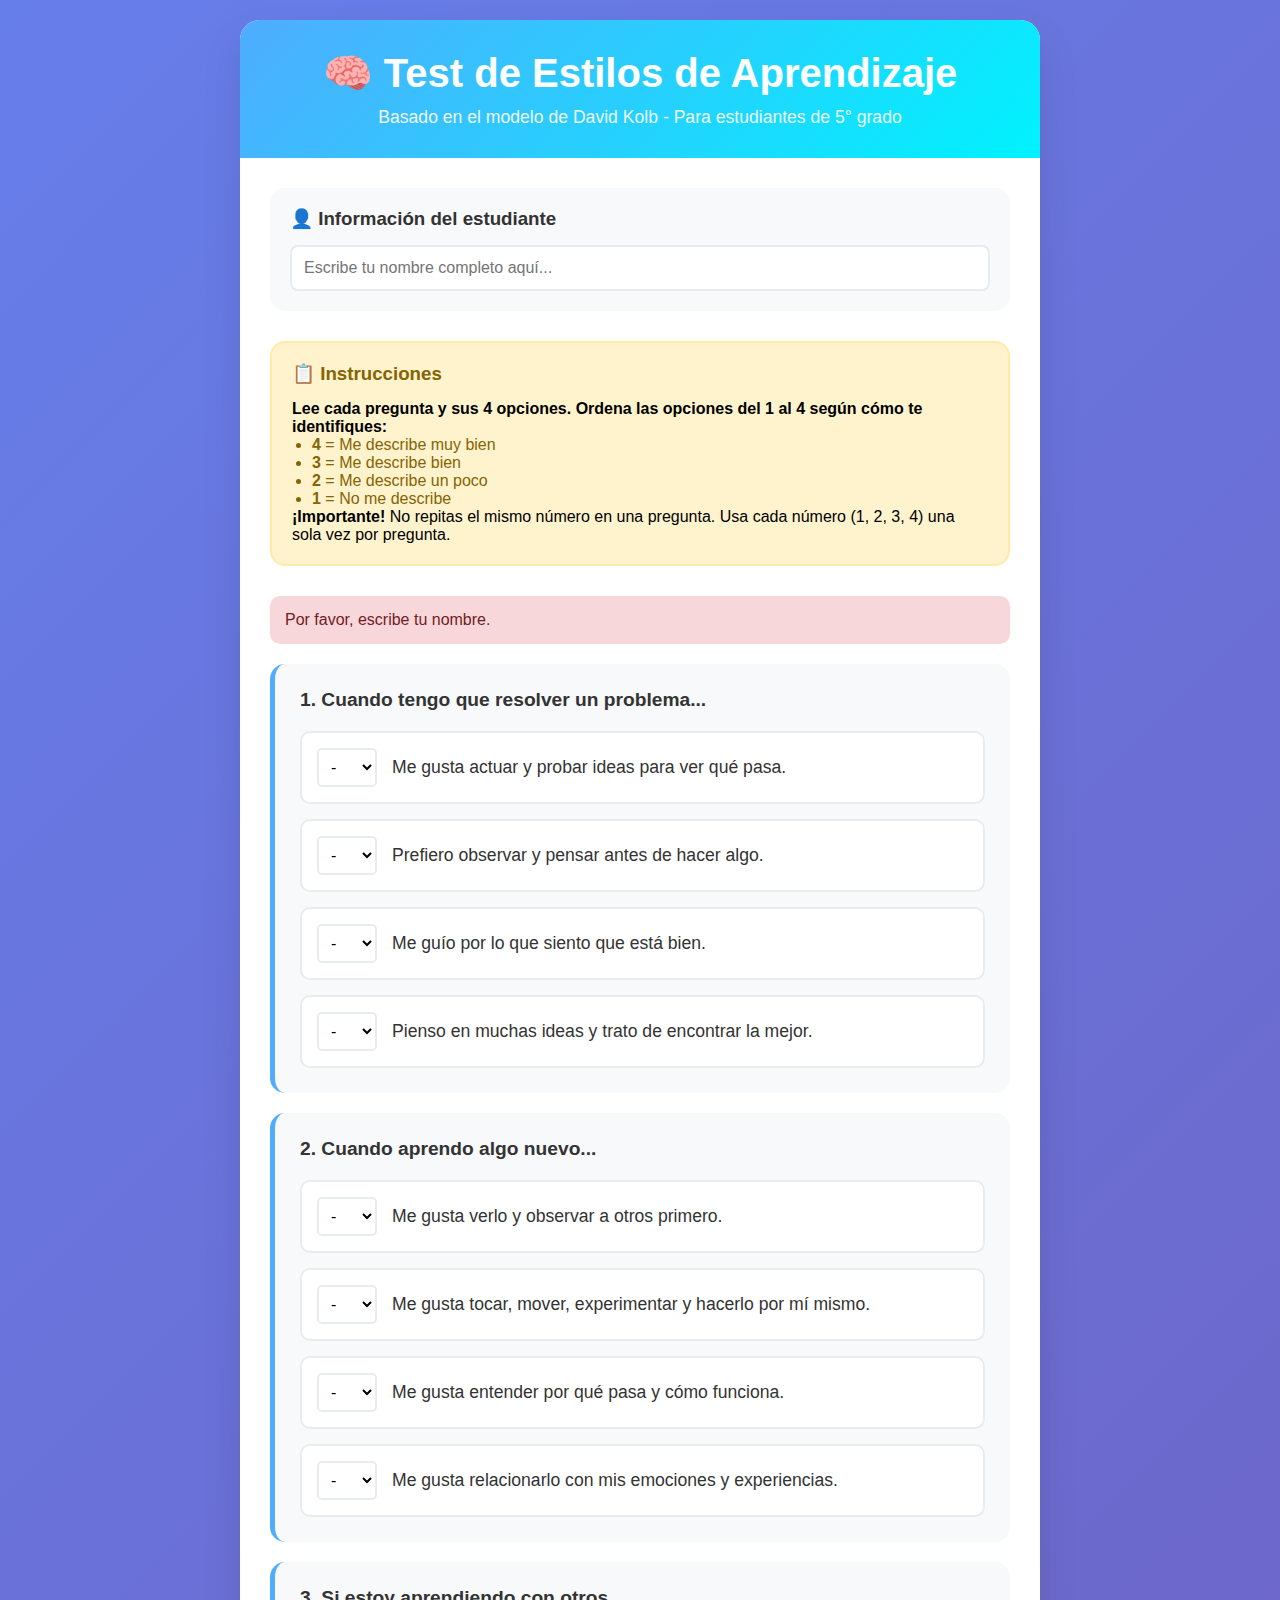
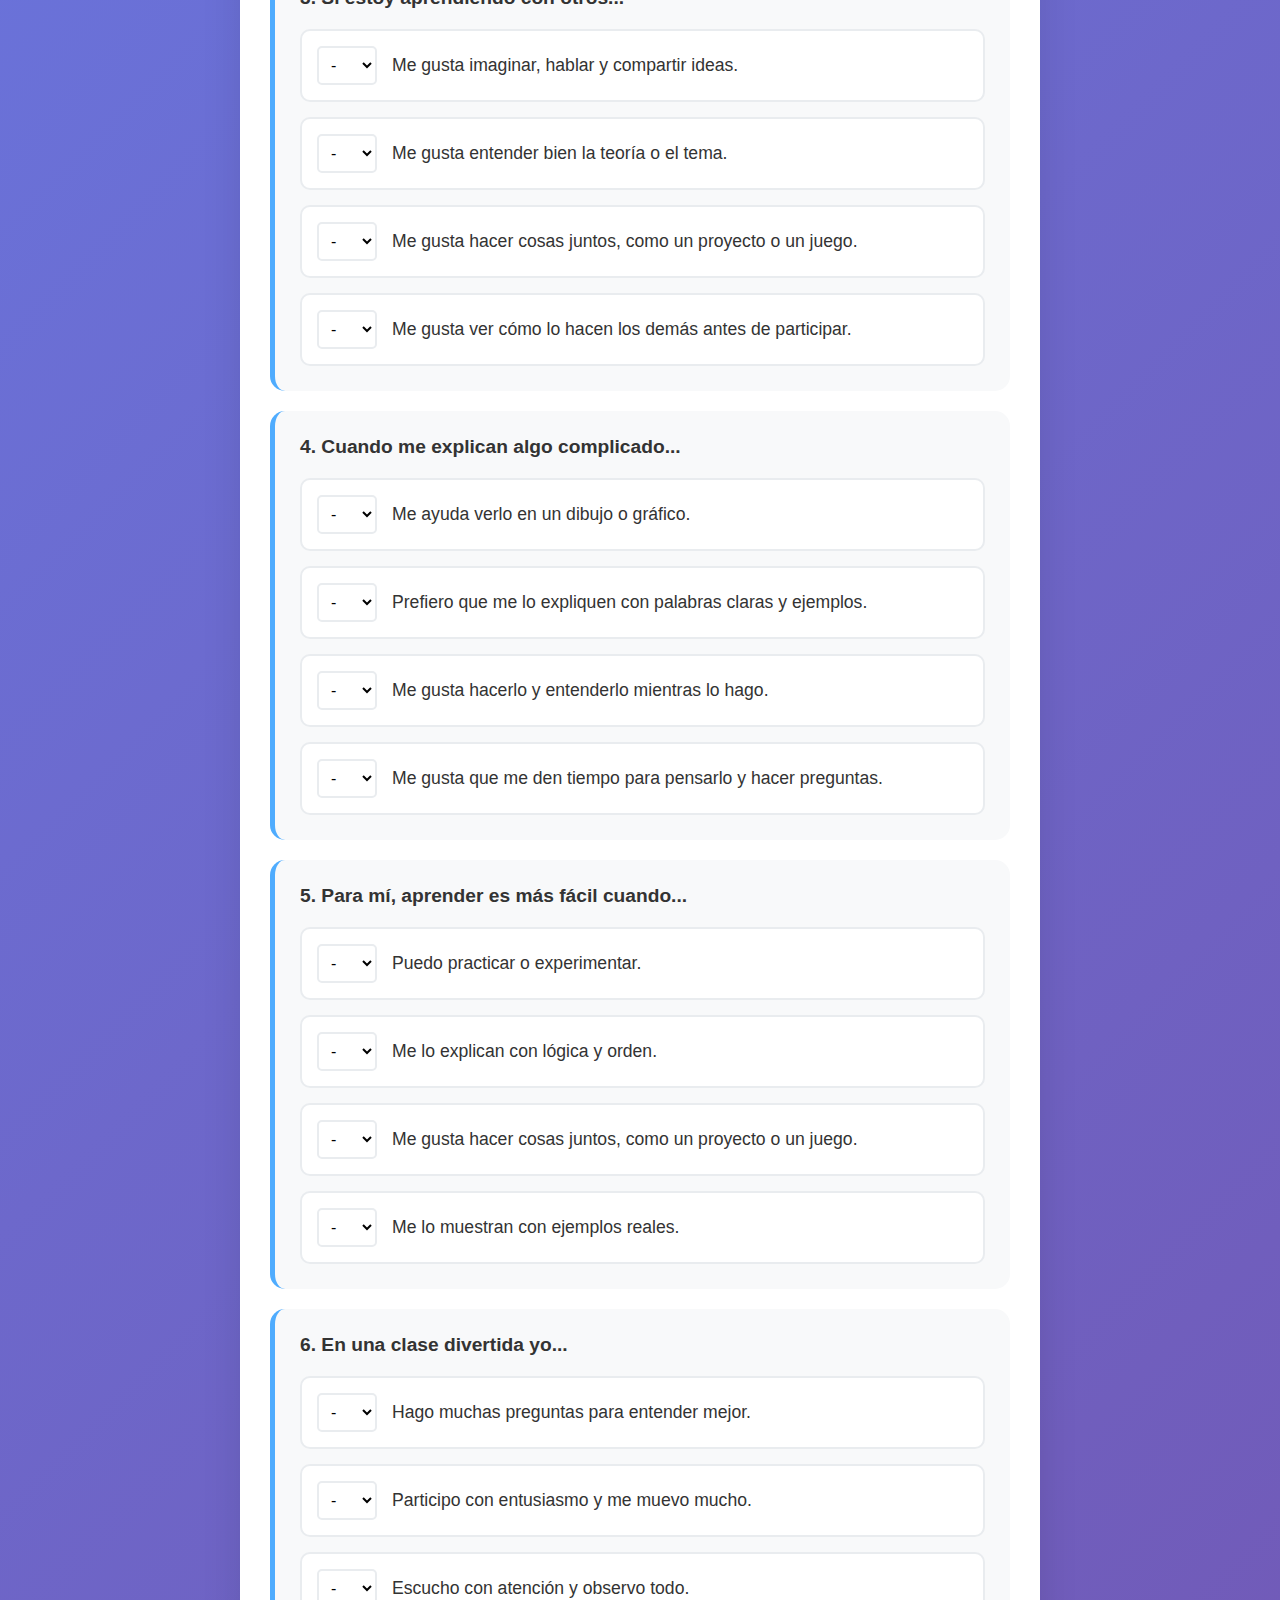
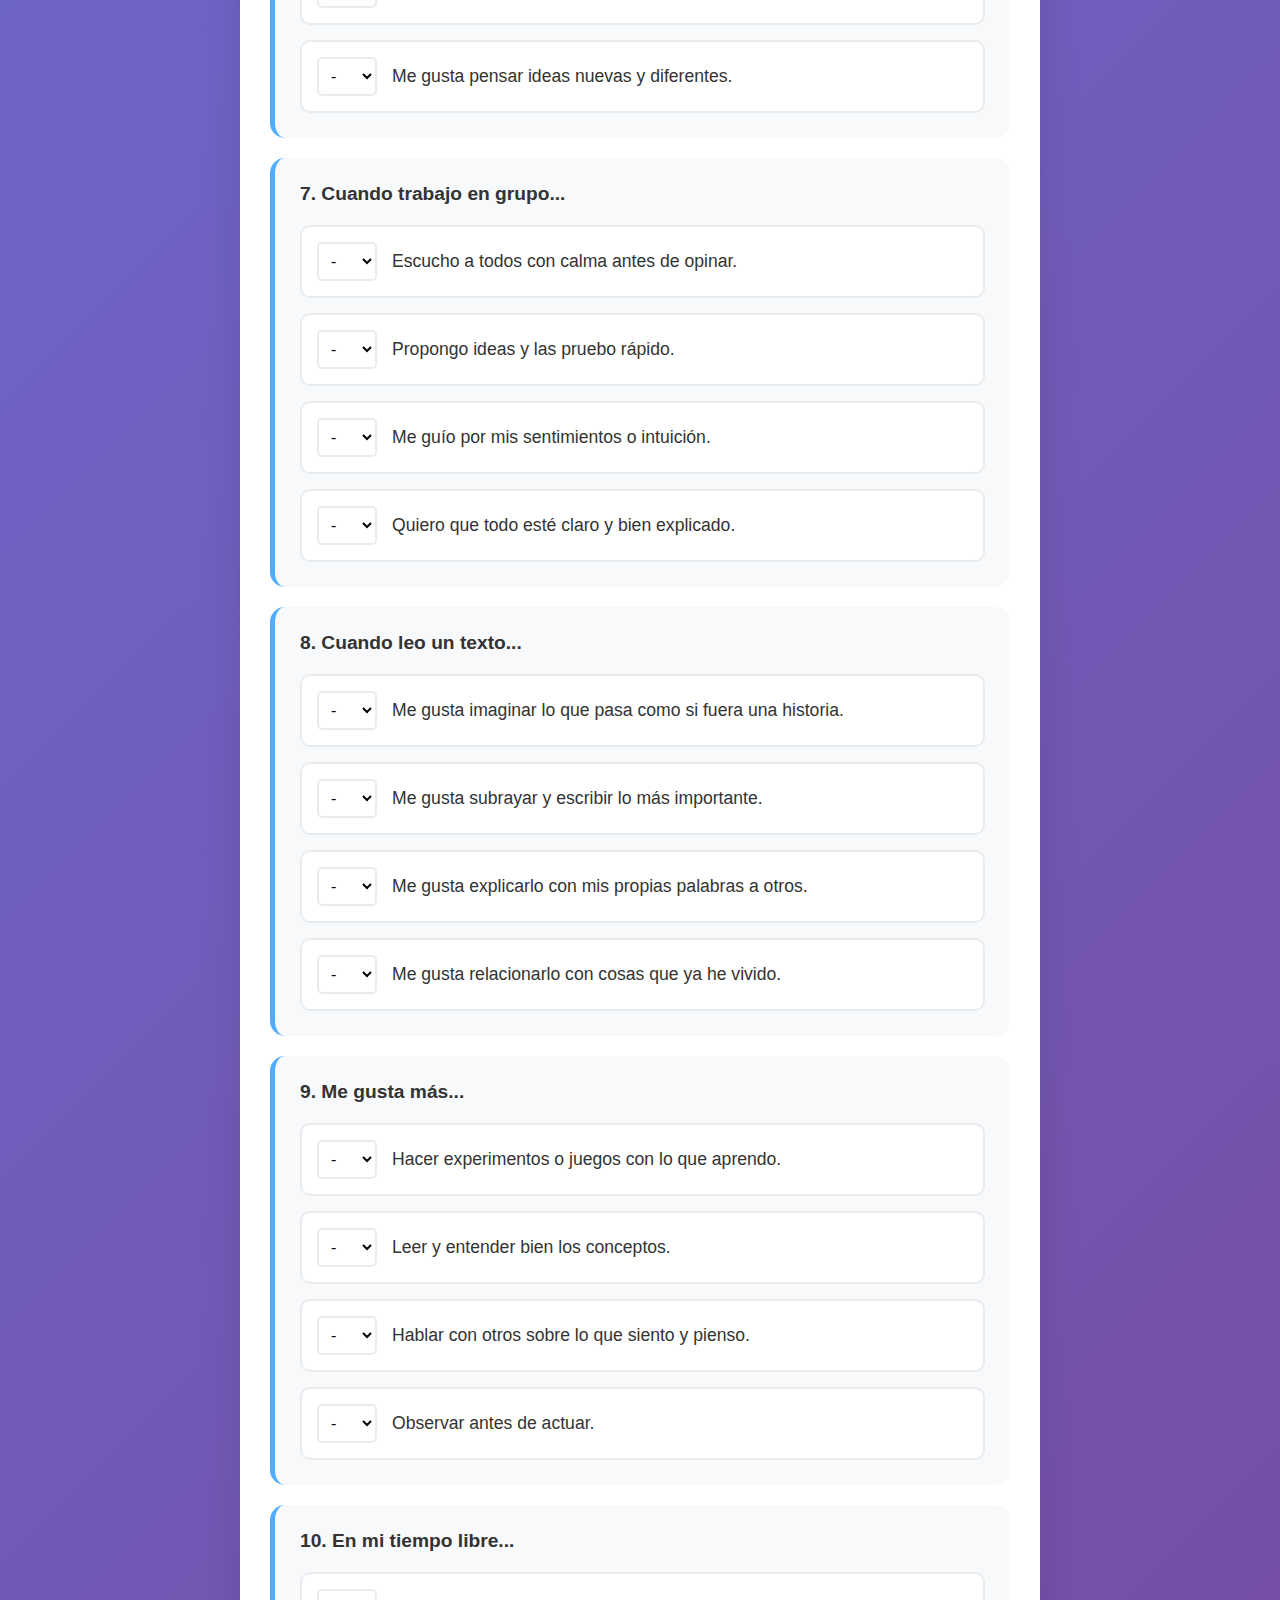
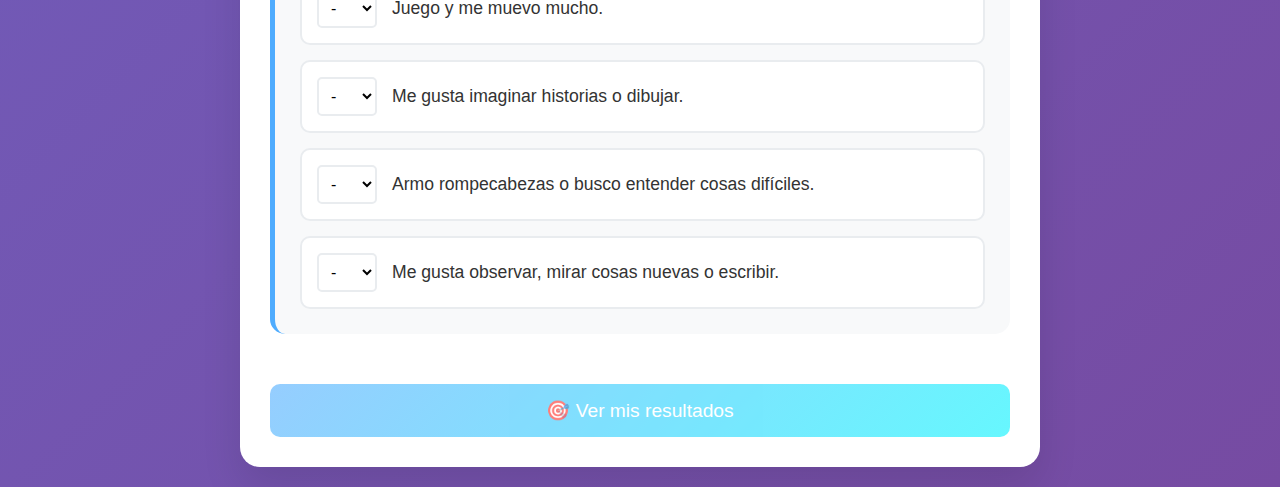
<file: kolb/index.html>
<!DOCTYPE html>
<html lang="es">
<head>
    <meta charset="UTF-8">
    <meta name="viewport" content="width=device-width, initial-scale=1.0">
    <title>Test de Estilos de Aprendizaje - Kolb</title>
    <style>
        * {
            margin: 0;
            padding: 0;
            box-sizing: border-box;
        }
        
        body {
            font-family: 'Arial', sans-serif;
            background: linear-gradient(135deg, #667eea 0%, #764ba2 100%);
            min-height: 100vh;
            padding: 20px;
        }
        
        .container {
            max-width: 800px;
            margin: 0 auto;
            background: white;
            border-radius: 20px;
            box-shadow: 0 20px 40px rgba(0,0,0,0.1);
            overflow: hidden;
        }
        
        .header {
            background: linear-gradient(135deg, #4facfe 0%, #00f2fe 100%);
            color: white;
            padding: 30px;
            text-align: center;
        }
        
        .header h1 {
            font-size: 2.5em;
            margin-bottom: 10px;
        }
        
        .header p {
            font-size: 1.1em;
            opacity: 0.9;
        }
        
        .content {
            padding: 30px;
        }
        
        .student-info {
            background: #f8f9fa;
            padding: 20px;
            border-radius: 15px;
            margin-bottom: 30px;
        }
        
        .student-info h3 {
            color: #333;
            margin-bottom: 15px;
            display: flex;
            align-items: center;
            gap: 10px;
        }
        
        .student-info input {
            width: 100%;
            padding: 12px;
            border: 2px solid #e9ecef;
            border-radius: 8px;
            font-size: 16px;
            transition: border-color 0.3s;
        }
        
        .student-info input:focus {
            outline: none;
            border-color: #4facfe;
        }
        
        .instructions {
            background: #fff3cd;
            border: 2px solid #ffeaa7;
            padding: 20px;
            border-radius: 15px;
            margin-bottom: 30px;
        }
        
        .instructions h3 {
            color: #856404;
            margin-bottom: 15px;
        }
        
        .instructions ul {
            color: #856404;
            margin-left: 20px;
        }
        
        .question-container {
            background: #f8f9fa;
            border-radius: 15px;
            padding: 25px;
            margin-bottom: 20px;
            border-left: 5px solid #4facfe;
        }
        
        .question h4 {
            color: #333;
            font-size: 1.2em;
            margin-bottom: 20px;
        }
        
        .options {
            display: grid;
            gap: 15px;
        }
        
        .option {
            display: flex;
            align-items: center;
            gap: 15px;
            padding: 15px;
            background: white;
            border-radius: 10px;
            border: 2px solid #e9ecef;
            transition: all 0.3s;
            cursor: pointer;
        }
        
        .option:hover {
            border-color: #4facfe;
            transform: translateY(-2px);
            box-shadow: 0 5px 15px rgba(79, 172, 254, 0.2);
        }
        
        .option.selected {
            border-color: #4facfe;
            background: #f0f8ff;
        }
        
        .option select {
            width: 60px;
            padding: 8px;
            border: 2px solid #e9ecef;
            border-radius: 5px;
            font-size: 16px;
            background: white;
        }
        
        .option select:focus {
            outline: none;
            border-color: #4facfe;
        }
        
        .option-text {
            flex: 1;
            font-size: 1.1em;
            color: #333;
        }
        
        .submit-btn {
            width: 100%;
            padding: 15px;
            background: linear-gradient(135deg, #4facfe 0%, #00f2fe 100%);
            color: white;
            border: none;
            border-radius: 10px;
            font-size: 1.2em;
            cursor: pointer;
            transition: transform 0.3s;
            margin-top: 30px;
        }
        
        .submit-btn:hover {
            transform: translateY(-3px);
            box-shadow: 0 10px 20px rgba(79, 172, 254, 0.3);
        }
        
        .submit-btn:disabled {
            opacity: 0.6;
            cursor: not-allowed;
            transform: none;
        }
        
        .results {
            display: none;
            background: #d4edda;
            border: 2px solid #c3e6cb;
            border-radius: 15px;
            padding: 30px;
            margin-top: 30px;
        }
        
        .results h3 {
            color: #155724;
            margin-bottom: 20px;
            text-align: center;
            font-size: 1.5em;
        }
        
        .result-details {
            background: white;
            padding: 20px;
            border-radius: 10px;
            margin-bottom: 20px;
        }
        
        .learning-style {
            font-size: 1.3em;
            font-weight: bold;
            color: #4facfe;
            margin-bottom: 15px;
        }
        
        .style-description {
            color: #333;
            line-height: 1.6;
            margin-bottom: 15px;
        }
        
        .scores {
            display: grid;
            grid-template-columns: repeat(auto-fit, minmax(120px, 1fr));
            gap: 15px;
            margin-bottom: 20px;
        }
        
        .score-item {
            background: #f8f9fa;
            padding: 15px;
            border-radius: 10px;
            text-align: center;
        }
        
        .score-label {
            font-weight: bold;
            color: #666;
            margin-bottom: 5px;
        }
        
        .score-value {
            font-size: 1.5em;
            font-weight: bold;
            color: #4facfe;
        }
        
        .download-btn {
            background: linear-gradient(135deg, #667eea 0%, #764ba2 100%);
            color: white;
            padding: 12px 25px;
            border: none;
            border-radius: 8px;
            cursor: pointer;
            font-size: 1.1em;
            margin-right: 15px;
            transition: transform 0.3s;
        }
        
        .download-btn:hover {
            transform: translateY(-2px);
        }
        
        .restart-btn {
            background: #28a745;
            color: white;
            padding: 12px 25px;
            border: none;
            border-radius: 8px;
            cursor: pointer;
            font-size: 1.1em;
            transition: transform 0.3s;
        }
        
        .restart-btn:hover {
            transform: translateY(-2px);
        }
        
        .error {
            background: #f8d7da;
            color: #721c24;
            padding: 15px;
            border-radius: 10px;
            margin-bottom: 20px;
            display: none;
        }
        
        @media (max-width: 768px) {
            .container {
                margin: 10px;
                border-radius: 15px;
            }
            
            .header h1 {
                font-size: 2em;
            }
            
            .content {
                padding: 20px;
            }
        }
    </style>
</head>
<body>
    <div class="container">
        <div class="header">
            <h1>🧠 Test de Estilos de Aprendizaje</h1>
            <p>Basado en el modelo de David Kolb - Para estudiantes de 5° grado</p>
        </div>
        
        <div class="content">
            <div class="student-info">
                <h3>👤 Información del estudiante</h3>
                <input type="text" id="studentName" placeholder="Escribe tu nombre completo aquí..." maxlength="100">
            </div>
            
            <div class="instructions">
                <h3>📋 Instrucciones</h3>
                <p><strong>Lee cada pregunta y sus 4 opciones. Ordena las opciones del 1 al 4 según cómo te identifiques:</strong></p>
                <ul>
                    <li><strong>4</strong> = Me describe muy bien</li>
                    <li><strong>3</strong> = Me describe bien</li>
                    <li><strong>2</strong> = Me describe un poco</li>
                    <li><strong>1</strong> = No me describe</li>
                </ul>
                <p><strong>¡Importante!</strong> No repitas el mismo número en una pregunta. Usa cada número (1, 2, 3, 4) una sola vez por pregunta.</p>
            </div>
            
            <div class="error" id="errorMessage"></div>
            
            <form id="testForm">
                <!-- Las preguntas se generarán con JavaScript -->
            </form>
            
            <button type="button" class="submit-btn" id="submitBtn" onclick="calculateResults()">
                🎯 Ver mis resultados
            </button>
            
            <div class="results" id="results">
                <h3>🎉 ¡Tus Resultados!</h3>
                <div class="result-details" id="resultDetails"></div>
                <div class="scores" id="scoresDisplay"></div>
                <div style="text-align: center; margin-top: 20px;">
                    <button class="download-btn" onclick="downloadResults()">📥 Descargar Resultados</button>
                    <button class="restart-btn" onclick="restartTest()">🔄 Hacer Test Nuevamente</button>
                </div>
            </div>
        </div>
    </div>

    <script>
        const questions = [
            {
                id: 1,
                text: "Cuando tengo que resolver un problema...",
                options: [
                    { id: "A", text: "Me gusta actuar y probar ideas para ver qué pasa.", dimension: "EA" },
                    { id: "B", text: "Prefiero observar y pensar antes de hacer algo.", dimension: "OR" },
                    { id: "C", text: "Me guío por lo que siento que está bien.", dimension: "EC" },
                    { id: "D", text: "Pienso en muchas ideas y trato de encontrar la mejor.", dimension: "CA" }
                ]
            },
            {
                id: 2,
                text: "Cuando aprendo algo nuevo...",
                options: [
                    { id: "A", text: "Me gusta verlo y observar a otros primero.", dimension: "OR" },
                    { id: "B", text: "Me gusta tocar, mover, experimentar y hacerlo por mí mismo.", dimension: "EA" },
                    { id: "C", text: "Me gusta entender por qué pasa y cómo funciona.", dimension: "CA" },
                    { id: "D", text: "Me gusta relacionarlo con mis emociones y experiencias.", dimension: "EC" }
                ]
            },
            {
                id: 3,
                text: "Si estoy aprendiendo con otros...",
                options: [
                    { id: "A", text: "Me gusta imaginar, hablar y compartir ideas.", dimension: "EC" },
                    { id: "B", text: "Me gusta entender bien la teoría o el tema.", dimension: "OR" },
                    { id: "C", text: "Me gusta hacer cosas juntos, como un proyecto o un juego.", dimension: "CA" },
                    { id: "D", text: "Me gusta ver cómo lo hacen los demás antes de participar.", dimension: "EA" }
                ]
            },
            {
                id: 4,
                text: "Cuando me explican algo complicado...",
                options: [
                    { id: "A", text: "Me ayuda verlo en un dibujo o gráfico.", dimension: "EC" },
                    { id: "B", text: "Prefiero que me lo expliquen con palabras claras y ejemplos.", dimension: "OR" },
                    { id: "C", text: "Me gusta hacerlo y entenderlo mientras lo hago.", dimension: "CA" },
                    { id: "D", text: "Me gusta que me den tiempo para pensarlo y hacer preguntas.", dimension: "EA" }
                ]
            },
            {
                id: 5,
                text: "Para mí, aprender es más fácil cuando...",
                options: [
                    { id: "A", text: "Puedo practicar o experimentar.", dimension: "EC" },
                    { id: "B", text: "Me lo explican con lógica y orden.", dimension: "OR" },
                    { id: "C", text: "Me gusta hacer cosas juntos, como un proyecto o un juego.", dimension: "EA" },
                    { id: "D", text: "Me lo muestran con ejemplos reales.", dimension: "CA" }
                ]
            },
            {
                id: 6,
                text: "En una clase divertida yo...",
                options: [
                    { id: "A", text: "Hago muchas preguntas para entender mejor.", dimension: "CA" },
                    { id: "B", text: "Participo con entusiasmo y me muevo mucho.", dimension: "EA" },
                    { id: "C", text: "Escucho con atención y observo todo.", dimension: "OR" },
                    { id: "D", text: "Me gusta pensar ideas nuevas y diferentes.", dimension: "EC" }
                ]
            },
            {
                id: 7,
                text: "Cuando trabajo en grupo...",
                options: [
                    { id: "A", text: "Escucho a todos con calma antes de opinar.", dimension: "EC" },
                    { id: "B", text: "Propongo ideas y las pruebo rápido.", dimension: "EA" },
                    { id: "C", text: "Me guío por mis sentimientos o intuición.", dimension: "OR" },
                    { id: "D", text: "Quiero que todo esté claro y bien explicado.", dimension: "CA" }
                ]
            },
            {
                id: 8,
                text: "Cuando leo un texto...",
                options: [
                    { id: "A", text: "Me gusta imaginar lo que pasa como si fuera una historia.", dimension: "EC" },
                    { id: "B", text: "Me gusta subrayar y escribir lo más importante.", dimension: "OR" },
                    { id: "C", text: "Me gusta explicarlo con mis propias palabras a otros.", dimension: "CA" },
                    { id: "D", text: "Me gusta relacionarlo con cosas que ya he vivido.", dimension: "EA" }
                ]
            },
            {
                id: 9,
                text: "Me gusta más...",
                options: [
                    { id: "A", text: "Hacer experimentos o juegos con lo que aprendo.", dimension: "EC" },
                    { id: "B", text: "Leer y entender bien los conceptos.", dimension: "CA" },
                    { id: "C", text: "Hablar con otros sobre lo que siento y pienso.", dimension: "EA" },
                    { id: "D", text: "Observar antes de actuar.", dimension: "OR" }
                ]
            },
            {
                id: 10,
                text: "En mi tiempo libre...",
                options: [
                    { id: "A", text: "Juego y me muevo mucho.", dimension: "EC" },
                    { id: "B", text: "Me gusta imaginar historias o dibujar.", dimension: "OR" },
                    { id: "C", text: "Armo rompecabezas o busco entender cosas difíciles.", dimension: "CA" },
                    { id: "D", text: "Me gusta observar, mirar cosas nuevas o escribir.", dimension: "EA" }
                ]
            }
        ];

        const learningStyles = {
            'EC+EA': {
                name: 'Acomodador',
                description: 'Te gusta aprender haciendo y experimentando. Prefieres las actividades prácticas y trabajar en equipo. Eres muy bueno para adaptarte a nuevas situaciones y resolver problemas de manera creativa.'
            },
            'EC+OR': {
                name: 'Divergente',
                description: 'Tienes una gran imaginación y creatividad. Te gusta observar y reflexionar antes de actuar. Eres excelente generando ideas nuevas y viendo las situaciones desde diferentes puntos de vista.'
            },
            'CA+OR': {
                name: 'Asimilador',
                description: 'Te encanta entender cómo funcionan las cosas. Prefieres las explicaciones lógicas y claras. Eres muy bueno organizando información y creando teorías o modelos para explicar lo que observas.'
            },
            'CA+EA': {
                name: 'Convergente',
                description: 'Eres práctico y te gusta aplicar lo que aprendes. Prefieres encontrar soluciones específicas a problemas concretos. Eres excelente tomando decisiones y poniendo en práctica las ideas.'
            }
        };

        function generateQuestions() {
            const form = document.getElementById('testForm');
            
            questions.forEach(question => {
                const questionDiv = document.createElement('div');
                questionDiv.className = 'question-container';
                
                questionDiv.innerHTML = `
                    <div class="question">
                        <h4>${question.id}. ${question.text}</h4>
                        <div class="options">
                            ${question.options.map(option => `
                                <div class="option">
                                    <select name="q${question.id}_${option.id}" data-question="${question.id}" data-option="${option.id}" onchange="handleSelectionChange(this)">
                                        <option value="">-</option>
                                        <option value="1">1</option>
                                        <option value="2">2</option>
                                        <option value="3">3</option>
                                        <option value="4">4</option>
                                    </select>
                                    <span class="option-text">${option.text}</span>
                                </div>
                            `).join('')}
                        </div>
                    </div>
                `;
                
                form.appendChild(questionDiv);
            });
        }

        function handleSelectionChange(select) {
            const questionId = select.dataset.question;
            const selectedValue = select.value;
            
            // Marcar la opción como seleccionada visualmente
            const option = select.closest('.option');
            if (selectedValue) {
                option.classList.add('selected');
            } else {
                option.classList.remove('selected');
            }
            
            // Validar que no se repitan valores en la misma pregunta
            if (selectedValue) {
                const questionSelects = document.querySelectorAll(`select[data-question="${questionId}"]`);
                questionSelects.forEach(otherSelect => {
                    if (otherSelect !== select && otherSelect.value === selectedValue) {
                        otherSelect.value = '';
                        otherSelect.closest('.option').classList.remove('selected');
                    }
                });
            }
            
            validateForm();
        }

        function validateForm() {
            const studentName = document.getElementById('studentName').value.trim();
            let allQuestionsAnswered = true;
            let allQuestionsValid = true;
            
            // Validar que todas las preguntas estén respondidas y con valores únicos
            questions.forEach(question => {
                const selects = document.querySelectorAll(`select[data-question="${question.id}"]`);
                const values = Array.from(selects).map(select => select.value).filter(val => val);
                
                if (values.length !== 4) {
                    allQuestionsAnswered = false;
                }
                
                const uniqueValues = [...new Set(values)];
                if (uniqueValues.length !== values.length) {
                    allQuestionsValid = false;
                }
            });
            
            const submitBtn = document.getElementById('submitBtn');
            const errorDiv = document.getElementById('errorMessage');
            
            if (!studentName) {
                submitBtn.disabled = true;
                errorDiv.textContent = 'Por favor, escribe tu nombre.';
                errorDiv.style.display = 'block';
            } else if (!allQuestionsAnswered) {
                submitBtn.disabled = true;
                errorDiv.textContent = 'Por favor, responde todas las preguntas.';
                errorDiv.style.display = 'block';
            } else if (!allQuestionsValid) {
                submitBtn.disabled = true;
                errorDiv.textContent = 'Recuerda: debes usar cada número (1, 2, 3, 4) una sola vez por pregunta.';
                errorDiv.style.display = 'block';
            } else {
                submitBtn.disabled = false;
                errorDiv.style.display = 'none';
            }
        }

        function calculateResults() {
            const studentName = document.getElementById('studentName').value.trim();
            
            // Calcular puntuaciones por dimensión
            const scores = { EC: 0, OR: 0, CA: 0, EA: 0 };
            
            questions.forEach(question => {
                question.options.forEach(option => {
                    const select = document.querySelector(`select[name="q${question.id}_${option.id}"]`);
                    const value = parseInt(select.value) || 0;
                    scores[option.dimension] += value;
                });
            });
            
            // Determinar estilo de aprendizaje
            let dominantStyle = '';
            let maxCombination = 0;
            
            const combinations = {
                'EC+EA': scores.EC + scores.EA,
                'EC+OR': scores.EC + scores.OR,
                'CA+OR': scores.CA + scores.OR,
                'CA+EA': scores.CA + scores.EA
            };
            
            for (const [combination, total] of Object.entries(combinations)) {
                if (total > maxCombination) {
                    maxCombination = total;
                    dominantStyle = combination;
                }
            }
            
            // Mostrar resultados
            displayResults(studentName, scores, dominantStyle);
        }

        function displayResults(studentName, scores, dominantStyle) {
            const resultsDiv = document.getElementById('results');
            const resultDetailsDiv = document.getElementById('resultDetails');
            const scoresDisplayDiv = document.getElementById('scoresDisplay');
            
            const style = learningStyles[dominantStyle];
            const currentDate = new Date().toLocaleDateString('es-ES');
            
            resultDetailsDiv.innerHTML = `
                <h4>👤 Estudiante: ${studentName}</h4>
                <div class="learning-style">🎯 Tu estilo de aprendizaje es: ${style.name}</div>
                <div class="style-description">${style.description}</div>
                <p><strong>Fecha del test:</strong> ${currentDate}</p>
            `;
            
            scoresDisplayDiv.innerHTML = `
                <div class="score-item">
                    <div class="score-label">EC (Sentir)</div>
                    <div class="score-value">${scores.EC}</div>
                </div>
                <div class="score-item">
                    <div class="score-label">OR (Observar)</div>
                    <div class="score-value">${scores.OR}</div>
                </div>
                <div class="score-item">
                    <div class="score-label">CA (Pensar)</div>
                    <div class="score-value">${scores.CA}</div>
                </div>
                <div class="score-item">
                    <div class="score-label">EA (Actuar)</div>
                    <div class="score-value">${scores.EA}</div>
                </div>
            `;
            
            resultsDiv.style.display = 'block';
            resultsDiv.scrollIntoView({ behavior: 'smooth' });
            
            // Guardar resultados para descarga
            window.currentResults = {
                studentName,
                scores,
                dominantStyle,
                styleName: style.name,
                styleDescription: style.description,
                date: currentDate
            };
        }

        function downloadResults() {
            if (!window.currentResults) return;
            
            const results = window.currentResults;
            const content = `
TEST DE ESTILOS DE APRENDIZAJE - MODELO DE KOLB
==============================================

INFORMACIÓN DEL ESTUDIANTE:
- Nombre: ${results.studentName}
- Fecha del test: ${results.date}

RESULTADO PRINCIPAL:
- Estilo de aprendizaje: ${results.styleName}
- Descripción: ${results.styleDescription}

PUNTUACIONES DETALLADAS:
- EC (Experiencia Concreta / Sentir): ${results.scores.EC} puntos
- OR (Observación Reflexiva / Observar): ${results.scores.OR} puntos
- CA (Conceptualización Abstracta / Pensar): ${results.scores.CA} puntos
- EA (Experimentación Activa / Actuar): ${results.scores.EA} puntos

INTERPRETACIÓN:
El estilo "${results.styleName}" indica que el estudiante ${results.styleDescription}

==============================================
Test generado por: Sistema de Evaluación de Estilos de Aprendizaje
Basado en el modelo de David Kolb
            `.trim();
            
            const blob = new Blob([content], { type: 'text/plain;charset=utf-8' });
            const url = window.URL.createObjectURL(blob);
            const a = document.createElement('a');
            a.href = url;
            a.download = `Test_Kolb_${results.studentName.replace(/\s+/g, '_')}_${results.date.replace(/\//g, '-')}.txt`;
            document.body.appendChild(a);
            a.click();
            window.URL.revokeObjectURL(url);
            document.body.removeChild(a);
        }

        function restartTest() {
            document.getElementById('studentName').value = '';
            document.getElementById('testForm').querySelectorAll('select').forEach(select => {
                select.value = '';
                select.closest('.option').classList.remove('selected');
            });
            document.getElementById('results').style.display = 'none';
            document.getElementById('errorMessage').style.display = 'none';
            window.currentResults = null;
            window.scrollTo({ top: 0, behavior: 'smooth' });
            validateForm();
        }

        // Inicializar la aplicación
        document.addEventListener('DOMContentLoaded', function() {
            generateQuestions();
            
            // Agregar listener al campo de nombre
            document.getElementById('studentName').addEventListener('input', validateForm);
            
            validateForm();
        });
    </script>
</body>
</html>
</file>
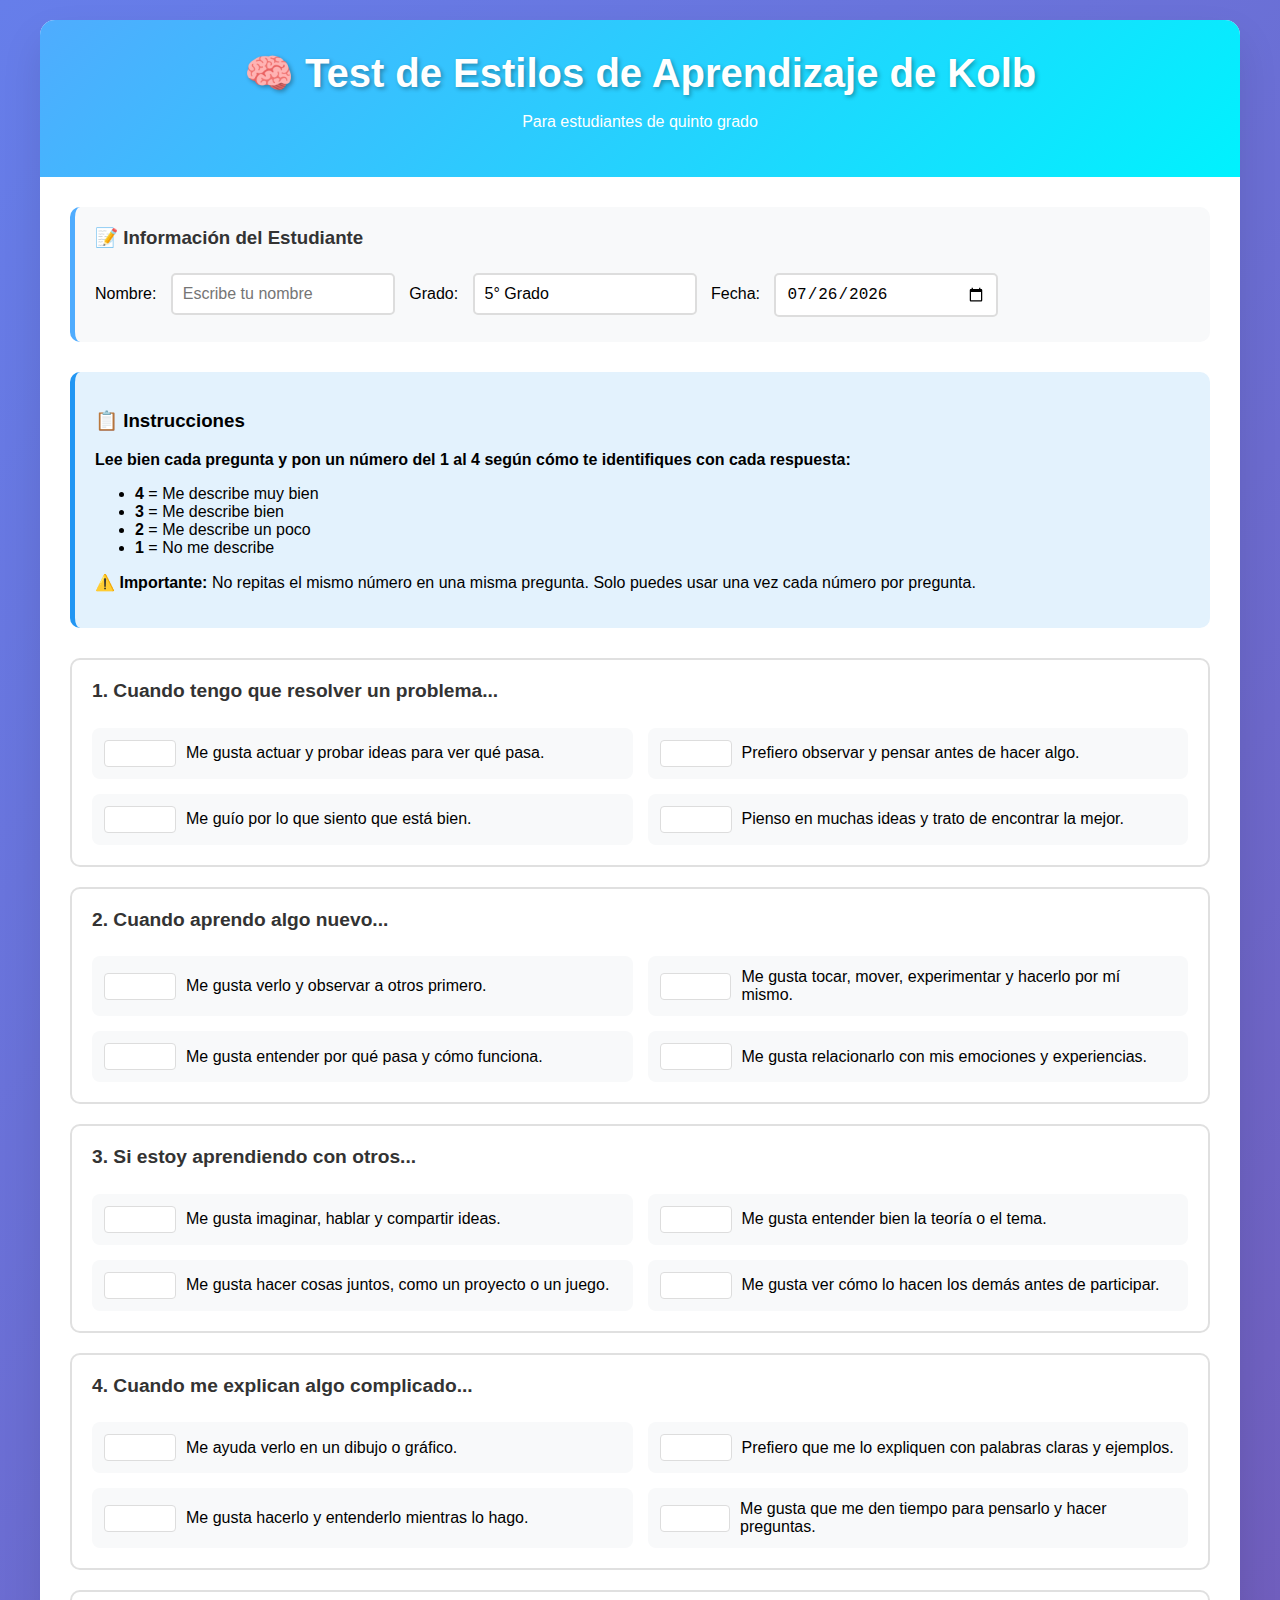
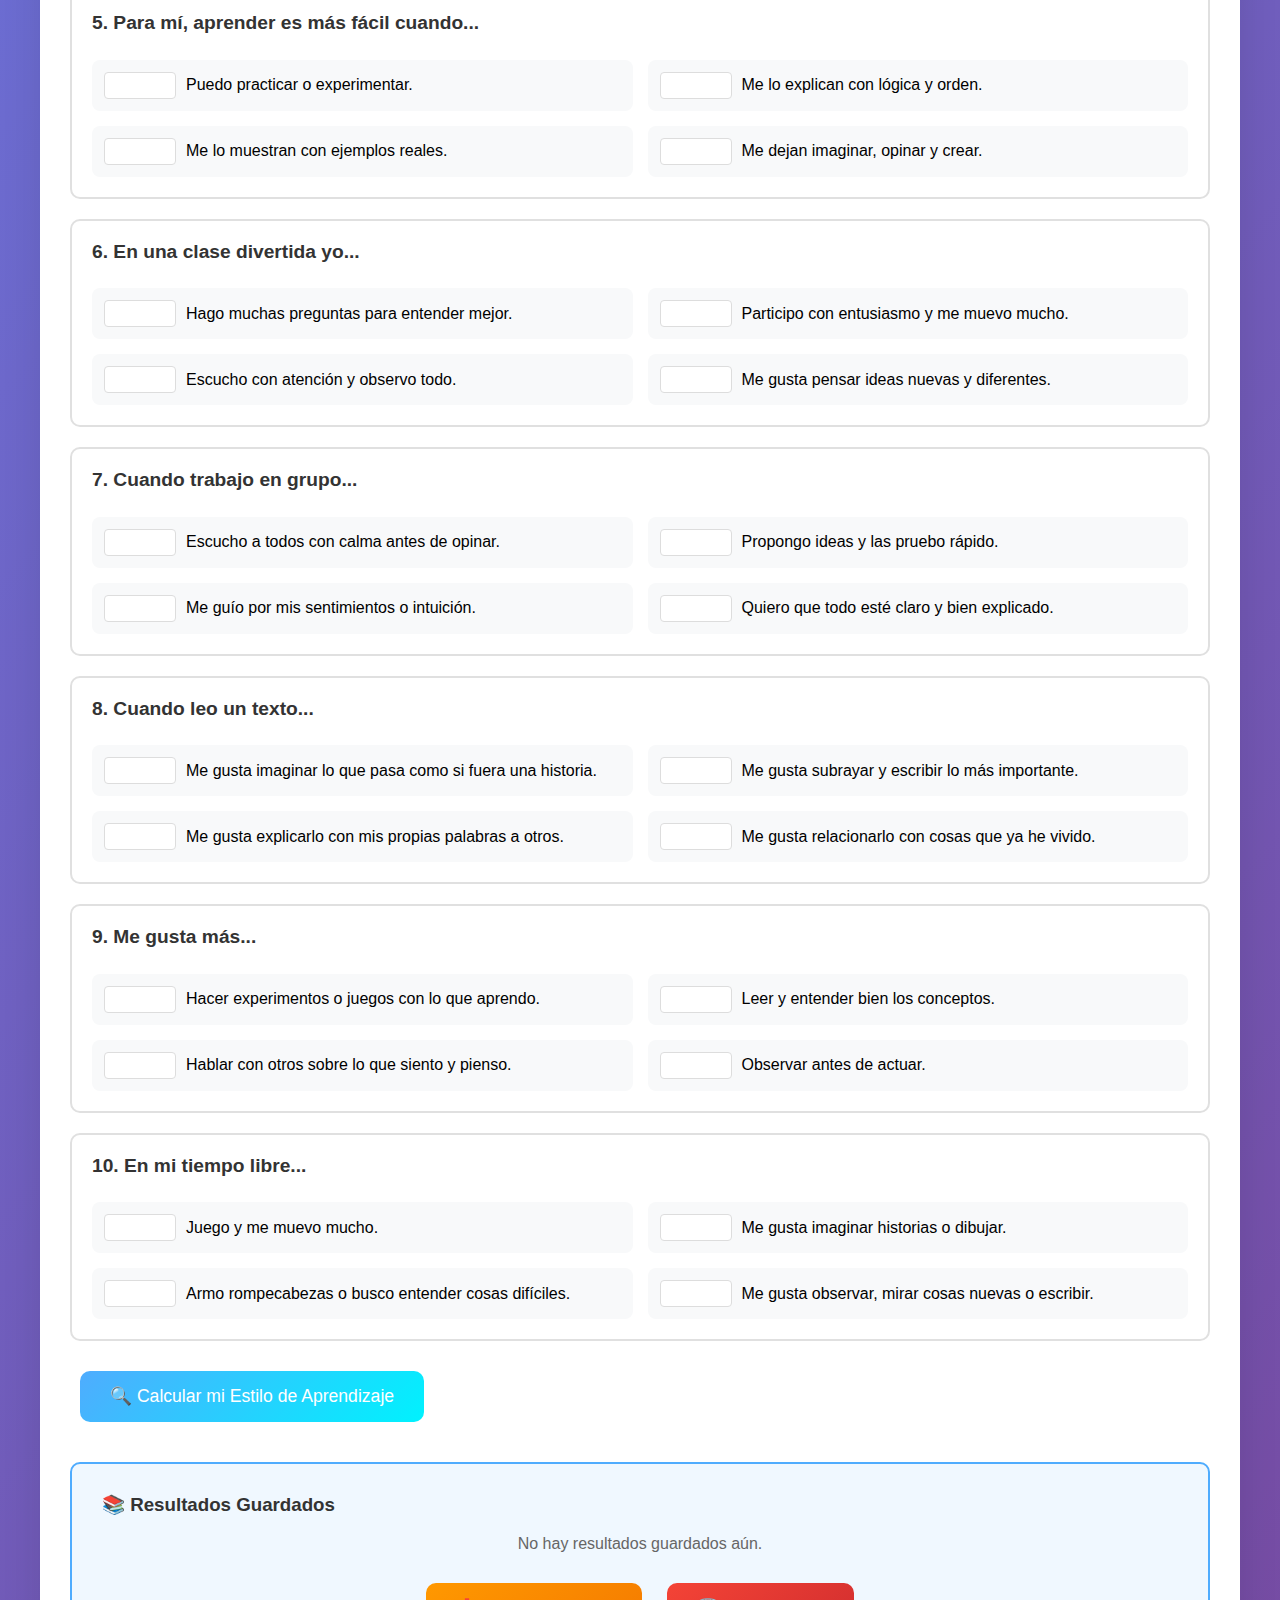
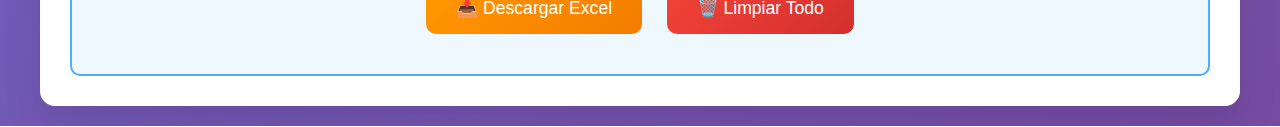
<file: kolb_test_excel.html>
<!DOCTYPE html>
<html lang="es">
<head>
    <meta charset="UTF-8">
    <meta name="viewport" content="width=device-width, initial-scale=1.0">
    <title>Test de Estilos de Aprendizaje de Kolb</title>
    <style>
        body {
            font-family: 'Segoe UI', Tahoma, Geneva, Verdana, sans-serif;
            background: linear-gradient(135deg, #667eea 0%, #764ba2 100%);
            margin: 0;
            padding: 20px;
            min-height: 100vh;
        }
        
        .container {
            max-width: 1200px;
            margin: 0 auto;
            background: white;
            border-radius: 15px;
            box-shadow: 0 20px 40px rgba(0,0,0,0.1);
            overflow: hidden;
        }
        
        .header {
            background: linear-gradient(135deg, #4facfe 0%, #00f2fe 100%);
            color: white;
            padding: 30px;
            text-align: center;
        }
        
        .header h1 {
            margin: 0;
            font-size: 2.5em;
            text-shadow: 2px 2px 4px rgba(0,0,0,0.3);
        }
        
        .content {
            padding: 30px;
        }
        
        .student-info {
            background: #f8f9fa;
            padding: 20px;
            border-radius: 10px;
            margin-bottom: 30px;
            border-left: 5px solid #4facfe;
        }
        
        .student-info h3 {
            margin-top: 0;
            color: #333;
        }
        
        .student-info input {
            width: 200px;
            padding: 10px;
            border: 2px solid #ddd;
            border-radius: 5px;
            margin: 5px 10px;
            font-size: 16px;
        }
        
        .instructions {
            background: #e3f2fd;
            padding: 20px;
            border-radius: 10px;
            margin-bottom: 30px;
            border-left: 5px solid #2196f3;
        }
        
        .question {
            background: #fff;
            border: 2px solid #e0e0e0;
            border-radius: 10px;
            padding: 20px;
            margin-bottom: 20px;
            transition: all 0.3s ease;
        }
        
        .question:hover {
            border-color: #4facfe;
            box-shadow: 0 5px 15px rgba(79, 172, 254, 0.2);
        }
        
        .question h4 {
            color: #333;
            margin-top: 0;
            font-size: 1.2em;
        }
        
        .options {
            display: grid;
            grid-template-columns: 1fr 1fr;
            gap: 15px;
            margin-top: 15px;
        }
        
        .option {
            display: flex;
            align-items: center;
            padding: 10px;
            background: #f8f9fa;
            border-radius: 8px;
            border: 2px solid transparent;
            cursor: pointer;
            transition: all 0.3s ease;
        }
        
        .option:hover {
            background: #e3f2fd;
            border-color: #4facfe;
        }
        
        .option.selected {
            background: #4facfe;
            color: white;
            border-color: #2196f3;
        }
        
        .option input {
            margin-right: 10px;
            width: 60px;
            padding: 5px;
            border: 1px solid #ddd;
            border-radius: 4px;
            text-align: center;
        }
        
        .option.selected input {
            background: white;
            border-color: #fff;
        }
        
        .results {
            background: #f0f8ff;
            padding: 30px;
            border-radius: 10px;
            margin-top: 30px;
            border: 2px solid #4facfe;
        }
        
        .results h3 {
            color: #333;
            margin-top: 0;
        }
        
        .scores {
            display: grid;
            grid-template-columns: repeat(4, 1fr);
            gap: 20px;
            margin: 20px 0;
        }
        
        .score-card {
            background: white;
            padding: 20px;
            border-radius: 10px;
            text-align: center;
            border: 2px solid #ddd;
            transition: all 0.3s ease;
        }
        
        .score-card.highest {
            border-color: #4caf50;
            background: #e8f5e8;
        }
        
        .score-card h4 {
            margin: 0 0 10px 0;
            color: #333;
        }
        
        .score-value {
            font-size: 2em;
            font-weight: bold;
            color: #4facfe;
        }
        
        .result-card {
            background: linear-gradient(135deg, #4caf50 0%, #45a049 100%);
            color: white;
            padding: 30px;
            border-radius: 15px;
            margin-top: 20px;
            text-align: center;
        }
        
        .result-card h3 {
            margin: 0 0 15px 0;
            font-size: 1.8em;
        }
        
        .calculate-btn, .save-btn, .download-btn, .clear-btn {
            background: linear-gradient(135deg, #4facfe 0%, #00f2fe 100%);
            color: white;
            padding: 15px 30px;
            border: none;
            border-radius: 10px;
            font-size: 1.1em;
            cursor: pointer;
            transition: all 0.3s ease;
            margin: 10px 10px;
        }
        
        .save-btn {
            background: linear-gradient(135deg, #4caf50 0%, #45a049 100%);
        }
        
        .download-btn {
            background: linear-gradient(135deg, #ff9800 0%, #f57c00 100%);
        }
        
        .clear-btn {
            background: linear-gradient(135deg, #f44336 0%, #d32f2f 100%);
        }
        
        .calculate-btn:hover, .save-btn:hover, .download-btn:hover, .clear-btn:hover {
            transform: translateY(-2px);
            box-shadow: 0 10px 20px rgba(79, 172, 254, 0.3);
        }
        
        .validation-message {
            background: #ffebee;
            color: #c62828;
            padding: 15px;
            border-radius: 5px;
            margin: 10px 0;
            border-left: 4px solid #f44336;
        }
        
        .saved-results {
            background: #f0f8ff;
            padding: 30px;
            border-radius: 10px;
            margin-top: 30px;
            border: 2px solid #4facfe;
        }
        
        .saved-results h3 {
            color: #333;
            margin-top: 0;
        }
        
        .student-record {
            background: white;
            padding: 20px;
            border-radius: 10px;
            margin-bottom: 15px;
            border: 1px solid #ddd;
            transition: all 0.3s ease;
        }
        
        .student-record:hover {
            box-shadow: 0 5px 15px rgba(0,0,0,0.1);
        }
        
        .student-record h4 {
            margin: 0 0 10px 0;
            color: #333;
        }
        
        .student-record .details {
            display: grid;
            grid-template-columns: 1fr 1fr 1fr;
            gap: 15px;
            margin-top: 10px;
        }
        
        .student-record .score-mini {
            background: #f8f9fa;
            padding: 10px;
            border-radius: 5px;
            text-align: center;
        }
        
        .delete-record {
            background: #f44336;
            color: white;
            border: none;
            padding: 5px 10px;
            border-radius: 5px;
            cursor: pointer;
            float: right;
        }
        
        .success-message {
            background: #e8f5e8;
            color: #2e7d32;
            padding: 15px;
            border-radius: 5px;
            margin: 10px 0;
            border-left: 4px solid #4caf50;
        }
    </style>
</head>
<body>
    <div class="container">
        <div class="header">
            <h1>🧠 Test de Estilos de Aprendizaje de Kolb</h1>
            <p>Para estudiantes de quinto grado</p>
        </div>
        
        <div class="content">
            <div class="student-info">
                <h3>📝 Información del Estudiante</h3>
                <label>Nombre: <input type="text" id="studentName" placeholder="Escribe tu nombre"></label>
                <label>Grado: <input type="text" id="studentGrade" placeholder="5° Grado" value="5° Grado"></label>
                <label>Fecha: <input type="date" id="testDate"></label>
            </div>
            
            <div class="instructions">
                <h3>📋 Instrucciones</h3>
                <p><strong>Lee bien cada pregunta y pon un número del 1 al 4 según cómo te identifiques con cada respuesta:</strong></p>
                <ul>
                    <li><strong>4</strong> = Me describe muy bien</li>
                    <li><strong>3</strong> = Me describe bien</li>
                    <li><strong>2</strong> = Me describe un poco</li>
                    <li><strong>1</strong> = No me describe</li>
                </ul>
                <p><strong>⚠️ Importante:</strong> No repitas el mismo número en una misma pregunta. Solo puedes usar una vez cada número por pregunta.</p>
            </div>
            
            <div id="questions"></div>
            
            <button class="calculate-btn" onclick="calculateResults()">🔍 Calcular mi Estilo de Aprendizaje</button>
            
            <div id="validationMessage" class="validation-message" style="display:none;"></div>
            <div id="successMessage" class="success-message" style="display:none;"></div>
            
            <div id="results" class="results" style="display:none;">
                <h3>📊 Resultados del Test</h3>
                <div class="scores" id="scores"></div>
                <div id="finalResult"></div>
                <div style="text-align: center; margin-top: 20px;">
                    <button class="save-btn" onclick="saveResult()">💾 Guardar Resultado</button>
                    <button class="download-btn" onclick="downloadResults()">📥 Descargar Todos los Resultados</button>
                    <button class="clear-btn" onclick="clearForm()">🔄 Nuevo Test</button>
                </div>
            </div>
            
            <div id="savedResults" class="saved-results">
                <h3>📚 Resultados Guardados</h3>
                <div id="savedList"></div>
                <div style="text-align: center; margin-top: 20px;">
                    <button class="download-btn" onclick="downloadResults()">📥 Descargar Excel</button>
                    <button class="clear-btn" onclick="clearAllResults()">🗑️ Limpiar Todo</button>
                </div>
            </div>
        </div>
    </div>

    <script>
        // Preguntas del test con sus opciones y categorías
        const questions = [
            {
                question: "1. Cuando tengo que resolver un problema...",
                options: [
                    { text: "Me gusta actuar y probar ideas para ver qué pasa.", category: "EA" },
                    { text: "Prefiero observar y pensar antes de hacer algo.", category: "OR" },
                    { text: "Me guío por lo que siento que está bien.", category: "EC" },
                    { text: "Pienso en muchas ideas y trato de encontrar la mejor.", category: "CA" }
                ]
            },
            {
                question: "2. Cuando aprendo algo nuevo...",
                options: [
                    { text: "Me gusta verlo y observar a otros primero.", category: "OR" },
                    { text: "Me gusta tocar, mover, experimentar y hacerlo por mí mismo.", category: "EA" },
                    { text: "Me gusta entender por qué pasa y cómo funciona.", category: "CA" },
                    { text: "Me gusta relacionarlo con mis emociones y experiencias.", category: "EC" }
                ]
            },
            {
                question: "3. Si estoy aprendiendo con otros...",
                options: [
                    { text: "Me gusta imaginar, hablar y compartir ideas.", category: "EC" },
                    { text: "Me gusta entender bien la teoría o el tema.", category: "OR" },
                    { text: "Me gusta hacer cosas juntos, como un proyecto o un juego.", category: "CA" },
                    { text: "Me gusta ver cómo lo hacen los demás antes de participar.", category: "EA" }
                ]
            },
            {
                question: "4. Cuando me explican algo complicado...",
                options: [
                    { text: "Me ayuda verlo en un dibujo o gráfico.", category: "EC" },
                    { text: "Prefiero que me lo expliquen con palabras claras y ejemplos.", category: "OR" },
                    { text: "Me gusta hacerlo y entenderlo mientras lo hago.", category: "CA" },
                    { text: "Me gusta que me den tiempo para pensarlo y hacer preguntas.", category: "EA" }
                ]
            },
            {
                question: "5. Para mí, aprender es más fácil cuando...",
                options: [
                    { text: "Puedo practicar o experimentar.", category: "EC" },
                    { text: "Me lo explican con lógica y orden.", category: "OR" },
                    { text: "Me lo muestran con ejemplos reales.", category: "CA" },
                    { text: "Me dejan imaginar, opinar y crear.", category: "EA" }
                ]
            },
            {
                question: "6. En una clase divertida yo...",
                options: [
                    { text: "Hago muchas preguntas para entender mejor.", category: "CA" },
                    { text: "Participo con entusiasmo y me muevo mucho.", category: "EA" },
                    { text: "Escucho con atención y observo todo.", category: "OR" },
                    { text: "Me gusta pensar ideas nuevas y diferentes.", category: "EC" }
                ]
            },
            {
                question: "7. Cuando trabajo en grupo...",
                options: [
                    { text: "Escucho a todos con calma antes de opinar.", category: "EC" },
                    { text: "Propongo ideas y las pruebo rápido.", category: "EA" },
                    { text: "Me guío por mis sentimientos o intuición.", category: "OR" },
                    { text: "Quiero que todo esté claro y bien explicado.", category: "CA" }
                ]
            },
            {
                question: "8. Cuando leo un texto...",
                options: [
                    { text: "Me gusta imaginar lo que pasa como si fuera una historia.", category: "EC" },
                    { text: "Me gusta subrayar y escribir lo más importante.", category: "OR" },
                    { text: "Me gusta explicarlo con mis propias palabras a otros.", category: "CA" },
                    { text: "Me gusta relacionarlo con cosas que ya he vivido.", category: "EA" }
                ]
            },
            {
                question: "9. Me gusta más...",
                options: [
                    { text: "Hacer experimentos o juegos con lo que aprendo.", category: "EC" },
                    { text: "Leer y entender bien los conceptos.", category: "CA" },
                    { text: "Hablar con otros sobre lo que siento y pienso.", category: "OR" },
                    { text: "Observar antes de actuar.", category: "EA" }
                ]
            },
            {
                question: "10. En mi tiempo libre...",
                options: [
                    { text: "Juego y me muevo mucho.", category: "EC" },
                    { text: "Me gusta imaginar historias o dibujar.", category: "OR" },
                    { text: "Armo rompecabezas o busco entender cosas difíciles.", category: "CA" },
                    { text: "Me gusta observar, mirar cosas nuevas o escribir.", category: "EA" }
                ]
            }
        ];

        // Descripciones de los estilos de aprendizaje
        const learningStyles = {
            "Acomodador": {
                description: "Aprendes mejor haciendo y experimentando. Te gusta probar cosas nuevas y eres muy activo en tu aprendizaje.",
                characteristics: "• Te gusta actuar y experimentar<br>• Prefieres aprender haciendo<br>• Eres intuitivo y te adaptas fácilmente<br>• Te gusta trabajar en equipo"
            },
            "Divergente": {
                description: "Aprendes mejor observando y reflexionando. Te gusta imaginar, crear y ver las cosas desde diferentes perspectivas.",
                characteristics: "• Te gusta observar antes de actuar<br>• Eres creativo e imaginativo<br>• Te gusta trabajar en grupo<br>• Prefieres las actividades reflexivas"
            },
            "Convergente": {
                description: "Aprendes mejor pensando y aplicando ideas. Te gusta encontrar soluciones prácticas y usar la lógica.",
                characteristics: "• Te gusta resolver problemas<br>• Prefieres las aplicaciones prácticas<br>• Eres lógico y analítico<br>• Te gusta trabajar con objetos y máquinas"
            },
            "Asimilador": {
                description: "Aprendes mejor observando y pensando. Te gusta entender las teorías y organizar la información de manera lógica.",
                characteristics: "• Te gusta entender las teorías<br>• Prefieres la observación y reflexión<br>• Eres analítico y organizado<br>• Te gusta leer y estudiar"
            }
        };

        // Generar preguntas en el HTML
        function generateQuestions() {
            const questionsContainer = document.getElementById('questions');
            
            questions.forEach((q, index) => {
                const questionDiv = document.createElement('div');
                questionDiv.className = 'question';
                questionDiv.innerHTML = `
                    <h4>${q.question}</h4>
                    <div class="options">
                        ${q.options.map((option, optIndex) => `
                            <div class="option" data-question="${index}" data-option="${optIndex}">
                                <input type="number" min="1" max="4" data-question="${index}" data-option="${optIndex}" data-category="${option.category}">
                                <span>${option.text}</span>
                            </div>
                        `).join('')}
                    </div>
                `;
                questionsContainer.appendChild(questionDiv);
            });
        }

        // Validar que no se repitan números en una pregunta
        function validateQuestion(questionIndex) {
            const inputs = document.querySelectorAll(`input[data-question="${questionIndex}"]`);
            const values = Array.from(inputs).map(input => parseInt(input.value)).filter(val => !isNaN(val));
            
            // Verificar que no hay valores repetidos
            const uniqueValues = [...new Set(values)];
            return values.length === uniqueValues.length && values.length === 4;
        }

        // Calcular resultados
        function calculateResults() {
            const validationMessage = document.getElementById('validationMessage');
            validationMessage.style.display = 'none';
            
            // Validar todas las preguntas
            let allValid = true;
            let invalidQuestions = [];
            
            for (let i = 0; i < questions.length; i++) {
                if (!validateQuestion(i)) {
                    allValid = false;
                    invalidQuestions.push(i + 1);
                }
            }
            
            if (!allValid) {
                validationMessage.innerHTML = `❌ Por favor, completa correctamente las preguntas: ${invalidQuestions.join(', ')}. Recuerda usar los números 1, 2, 3, 4 sin repetir en cada pregunta.`;
                validationMessage.style.display = 'block';
                return;
            }
            
            // Calcular puntajes por categoría
            const scores = { EC: 0, OR: 0, CA: 0, EA: 0 };
            
            questions.forEach((q, qIndex) => {
                q.options.forEach((option, oIndex) => {
                    const input = document.querySelector(`input[data-question="${qIndex}"][data-option="${oIndex}"]`);
                    const value = parseInt(input.value);
                    scores[option.category] += value;
                });
            });
            
            // Determinar estilo de aprendizaje
            let learningStyle = "";
            const ec_ea = scores.EC + scores.EA;
            const ec_or = scores.EC + scores.OR;
            const ca_or = scores.CA + scores.OR;
            const ca_ea = scores.CA + scores.EA;
            
            const combinations = {
                "Acomodador": ec_ea,
                "Divergente": ec_or,
                "Asimilador": ca_or,
                "Convergente": ca_ea
            };
            
            learningStyle = Object.keys(combinations).reduce((a, b) => 
                combinations[a] > combinations[b] ? a : b
            );
            
            // Mostrar resultados
            displayResults(scores, learningStyle, combinations);
        }

        function displayResults(scores, learningStyle, combinations) {
            const resultsDiv = document.getElementById('results');
            const scoresDiv = document.getElementById('scores');
            const finalResultDiv = document.getElementById('finalResult');
            
            // Mostrar puntajes individuales
            scoresDiv.innerHTML = Object.entries(scores).map(([category, score]) => {
                const categoryNames = {
                    EC: "Experiencia Concreta",
                    OR: "Observación Reflexiva", 
                    CA: "Conceptualización Abstracta",
                    EA: "Experimentación Activa"
                };
                
                return `
                    <div class="score-card">
                        <h4>${categoryNames[category]}</h4>
                        <div class="score-value">${score}</div>
                    </div>
                `;
            }).join('');
            
            // Mostrar resultado final
            const styleInfo = learningStyles[learningStyle];
            finalResultDiv.innerHTML = `
                <div class="result-card">
                    <h3>🎯 Tu Estilo de Aprendizaje es: ${learningStyle}</h3>
                    <p><strong>${styleInfo.description}</strong></p>
                    <div style="margin-top: 20px; text-align: left;">
                        <h4>Características principales:</h4>
                        ${styleInfo.characteristics}
                    </div>
                    <div style="margin-top: 20px; font-size: 0.9em; opacity: 0.9;">
                        <strong>Puntajes de combinación:</strong><br>
                        EC+EA (Acomodador): ${combinations.Acomodador} | 
                        EC+OR (Divergente): ${combinations.Divergente} | 
                        CA+OR (Asimilador): ${combinations.Asimilador} | 
                        CA+EA (Convergente): ${combinations.Convergente}
                    </div>
                </div>
            `;
            
            resultsDiv.style.display = 'block';
            resultsDiv.scrollIntoView({ behavior: 'smooth' });
        }

        // Inicializar la aplicación
        document.addEventListener('DOMContentLoaded', function() {
            generateQuestions();
            document.getElementById('testDate').value = new Date().toISOString().split('T')[0];
            loadSavedResults();
            
            // Agregar event listeners para validación en tiempo real
            document.addEventListener('input', function(e) {
                if (e.target.type === 'number') {
                    const questionIndex = parseInt(e.target.dataset.question);
                    const option = e.target.closest('.option');
                    
                    // Validar rango
                    if (e.target.value < 1 || e.target.value > 4) {
                        e.target.style.borderColor = '#f44336';
                        return;
                    } else {
                        e.target.style.borderColor = '#4caf50';
                    }
                    
                    // Validar duplicados
                    const inputs = document.querySelectorAll(`input[data-question="${questionIndex}"]`);
                    const values = Array.from(inputs).map(input => parseInt(input.value)).filter(val => !isNaN(val));
                    const hasDuplicates = values.length !== [...new Set(values)].length;
                    
                    inputs.forEach(input => {
                        if (hasDuplicates) {
                            input.style.borderColor = '#f44336';
                        } else {
                            input.style.borderColor = '#4caf50';
                        }
                    });
                }
            });
        });

        // Funciones para guardar y cargar resultados
        function saveResult() {
            const studentName = document.getElementById('studentName').value;
            const studentGrade = document.getElementById('studentGrade').value;
            const testDate = document.getElementById('testDate').value;
            
            if (!studentName.trim()) {
                showMessage('Por favor, ingresa el nombre del estudiante.', 'error');
                return;
            }
            
            // Obtener respuestas actuales
            const currentAnswers = {};
            const currentScores = {};
            
            questions.forEach((q, qIndex) => {
                currentAnswers[qIndex] = {};
                q.options.forEach((option, oIndex) => {
                    const input = document.querySelector(`input[data-question="${qIndex}"][data-option="${oIndex}"]`);
                    currentAnswers[qIndex][oIndex] = parseInt(input.value);
                });
            });
            
            // Calcular puntajes
            const scores = { EC: 0, OR: 0, CA: 0, EA: 0 };
            
            questions.forEach((q, qIndex) => {
                q.options.forEach((option, oIndex) => {
                    const value = currentAnswers[qIndex][oIndex];
                    scores[option.category] += value;
                });
            });
            
            // Determinar estilo
            const combinations = {
                "Acomodador": scores.EC + scores.EA,
                "Divergente": scores.EC + scores.OR,
                "Asimilador": scores.CA + scores.OR,
                "Convergente": scores.CA + scores.EA
            };
            
            const learningStyle = Object.keys(combinations).reduce((a, b) => 
                combinations[a] > combinations[b] ? a : b
            );
            
            // Crear registro del estudiante
            const studentRecord = {
                id: Date.now(),
                name: studentName,
                grade: studentGrade,
                date: testDate,
                answers: currentAnswers,
                scores: scores,
                combinations: combinations,
                learningStyle: learningStyle,
                timestamp: new Date().toISOString()
            };
            
            // Guardar en el almacenamiento
            let savedResults = JSON.parse(localStorage.getItem('kolbTestResults') || '[]');
            savedResults.push(studentRecord);
            localStorage.setItem('kolbTestResults', JSON.stringify(savedResults));
            
            showMessage(`✅ Resultado guardado exitosamente para ${studentName}`, 'success');
            loadSavedResults();
        }

        function loadSavedResults() {
            const savedResults = JSON.parse(localStorage.getItem('kolbTestResults') || '[]');
            const savedList = document.getElementById('savedList');
            
            if (savedResults.length === 0) {
                savedList.innerHTML = '<p style="text-align: center; color: #666;">No hay resultados guardados aún.</p>';
                return;
            }
            
            savedList.innerHTML = savedResults.map(record => `
                <div class="student-record">
                    <h4>👤 ${record.name} - ${record.grade}</h4>
                    <p><strong>Fecha:</strong> ${record.date} | <strong>Estilo:</strong> ${record.learningStyle}</p>
                    <div class="details">
                        <div class="score-mini">
                            <strong>EC:</strong> ${record.scores.EC}
                        </div>
                        <div class="score-mini">
                            <strong>OR:</strong> ${record.scores.OR}
                        </div>
                        <div class="score-mini">
                            <strong>CA:</strong> ${record.scores.CA}
                        </div>
                        <div class="score-mini">
                            <strong>EA:</strong> ${record.scores.EA}
                        </div>
                        <div class="score-mini">
                            <strong>Acomodador:</strong> ${record.combinations.Acomodador}
                        </div>
                        <div class="score-mini">
                            <strong>Divergente:</strong> ${record.combinations.Divergente}
                        </div>
                        <div class="score-mini">
                            <strong>Asimilador:</strong> ${record.combinations.Asimilador}
                        </div>
                        <div class="score-mini">
                            <strong>Convergente:</strong> ${record.combinations.Convergente}
                        </div>
                    </div>
                    <button class="delete-record" onclick="deleteRecord(${record.id})">🗑️ Eliminar</button>
                </div>
            `).join('');
        }

        function deleteRecord(id) {
            if (confirm('¿Estás seguro de que quieres eliminar este registro?')) {
                let savedResults = JSON.parse(localStorage.getItem('kolbTestResults') || '[]');
                savedResults = savedResults.filter(record => record.id !== id);
                localStorage.setItem('kolbTestResults', JSON.stringify(savedResults));
                loadSavedResults();
                showMessage('Registro eliminado correctamente', 'success');
            }
        }

        function clearAllResults() {
            if (confirm('¿Estás seguro de que quieres eliminar TODOS los resultados guardados?')) {
                localStorage.removeItem('kolbTestResults');
                loadSavedResults();
                showMessage('Todos los resultados han sido eliminados', 'success');
            }
        }

        function clearForm() {
            document.getElementById('studentName').value = '';
            document.getElementById('studentGrade').value = '5° Grado';
            document.getElementById('testDate').value = new Date().toISOString().split('T')[0];
            
            // Limpiar todas las respuestas
            document.querySelectorAll('input[type="number"]').forEach(input => {
                input.value = '';
                input.style.borderColor = '#ddd';
            });
            
            // Ocultar resultados
            document.getElementById('results').style.display = 'none';
            document.getElementById('validationMessage').style.display = 'none';
            document.getElementById('successMessage').style.display = 'none';
            
            // Ir al inicio
            window.scrollTo(0, 0);
        }

        function downloadResults() {
            const savedResults = JSON.parse(localStorage.getItem('kolbTestResults') || '[]');
            
            if (savedResults.length === 0) {
                showMessage('No hay resultados para descargar', 'error');
                return;
            }
            
            // Crear CSV
            let csvContent = 'Nombre,Grado,Fecha,EC,OR,CA,EA,Acomodador,Divergente,Asimilador,Convergente,Estilo_Aprendizaje\n';
            
            savedResults.forEach(record => {
                csvContent += `${record.name},${record.grade},${record.date},${record.scores.EC},${record.scores.OR},${record.scores.CA},${record.scores.EA},${record.combinations.Acomodador},${record.combinations.Divergente},${record.combinations.Asimilador},${record.combinations.Convergente},${record.learningStyle}\n`;
            });
            
            // Descargar archivo
            const blob = new Blob([csvContent], { type: 'text/csv;charset=utf-8;' });
            const link = document.createElement('a');
            const url = URL.createObjectURL(blob);
            link.setAttribute('href', url);
            link.setAttribute('download', 'resultados_test_kolb.csv');
            link.style.visibility = 'hidden';
            document.body.appendChild(link);
            link.click();
            document.body.removeChild(link);
            
            showMessage('Archivo descargado exitosamente', 'success');
        }

        function showMessage(message, type) {
            const messageDiv = type === 'error' ? 
                document.getElementById('validationMessage') : 
                document.getElementById('successMessage');
            
            messageDiv.innerHTML = message;
            messageDiv.style.display = 'block';
            
            setTimeout(() => {
                messageDiv.style.display = 'none';
            }, 3000);
        }
    </script>
</body>
</html>
</file>
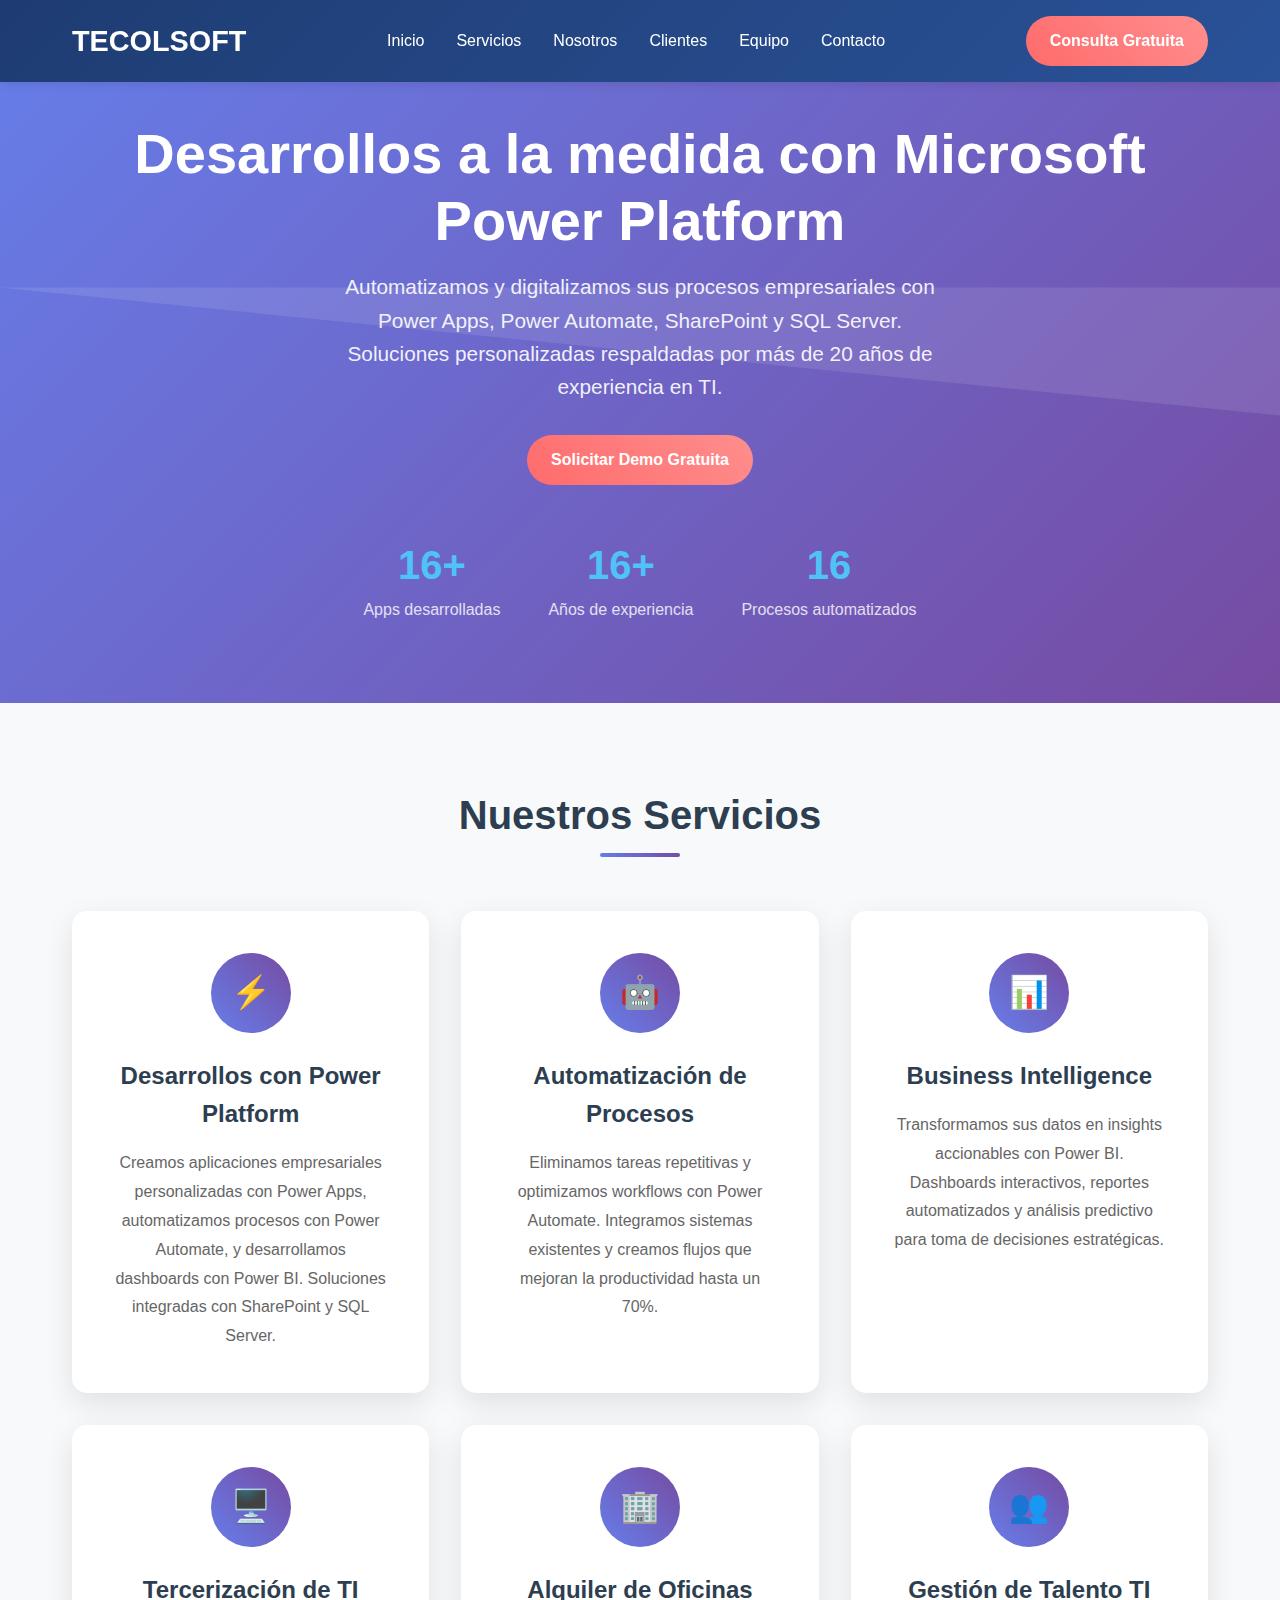
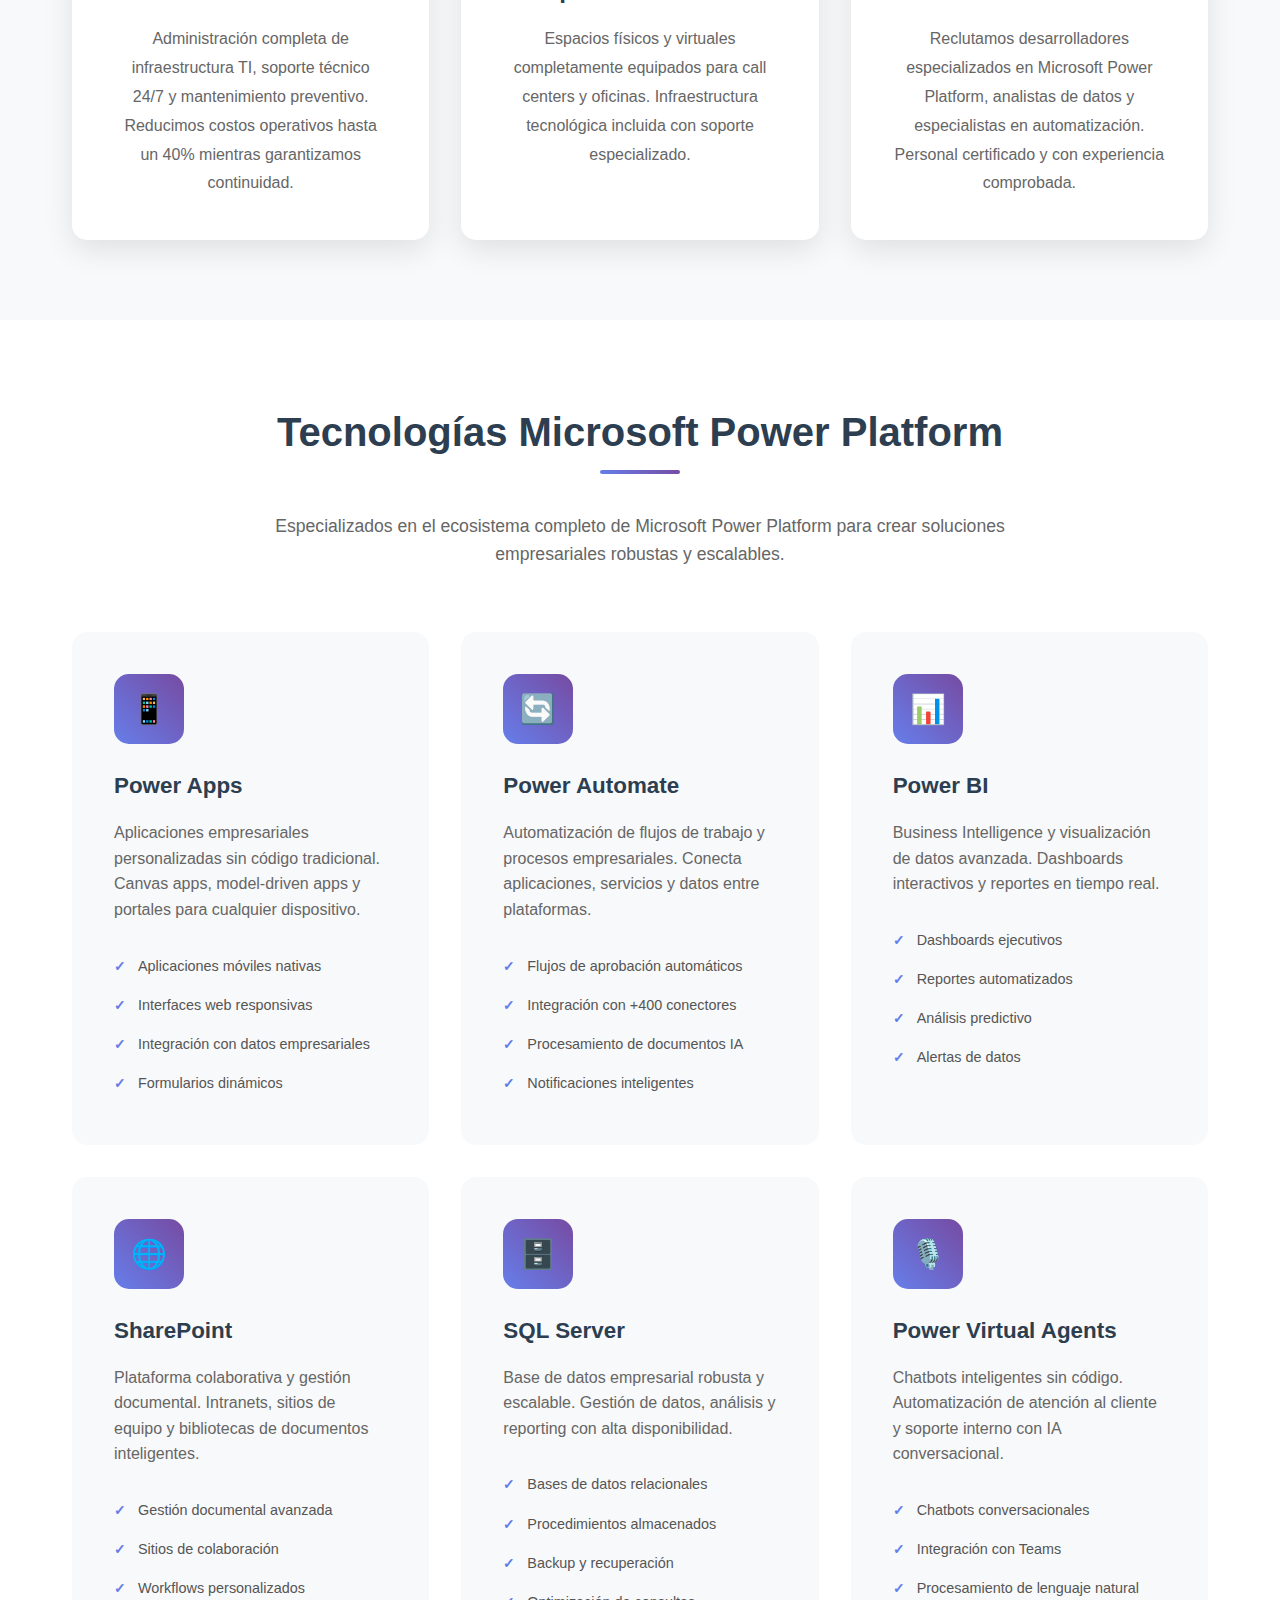
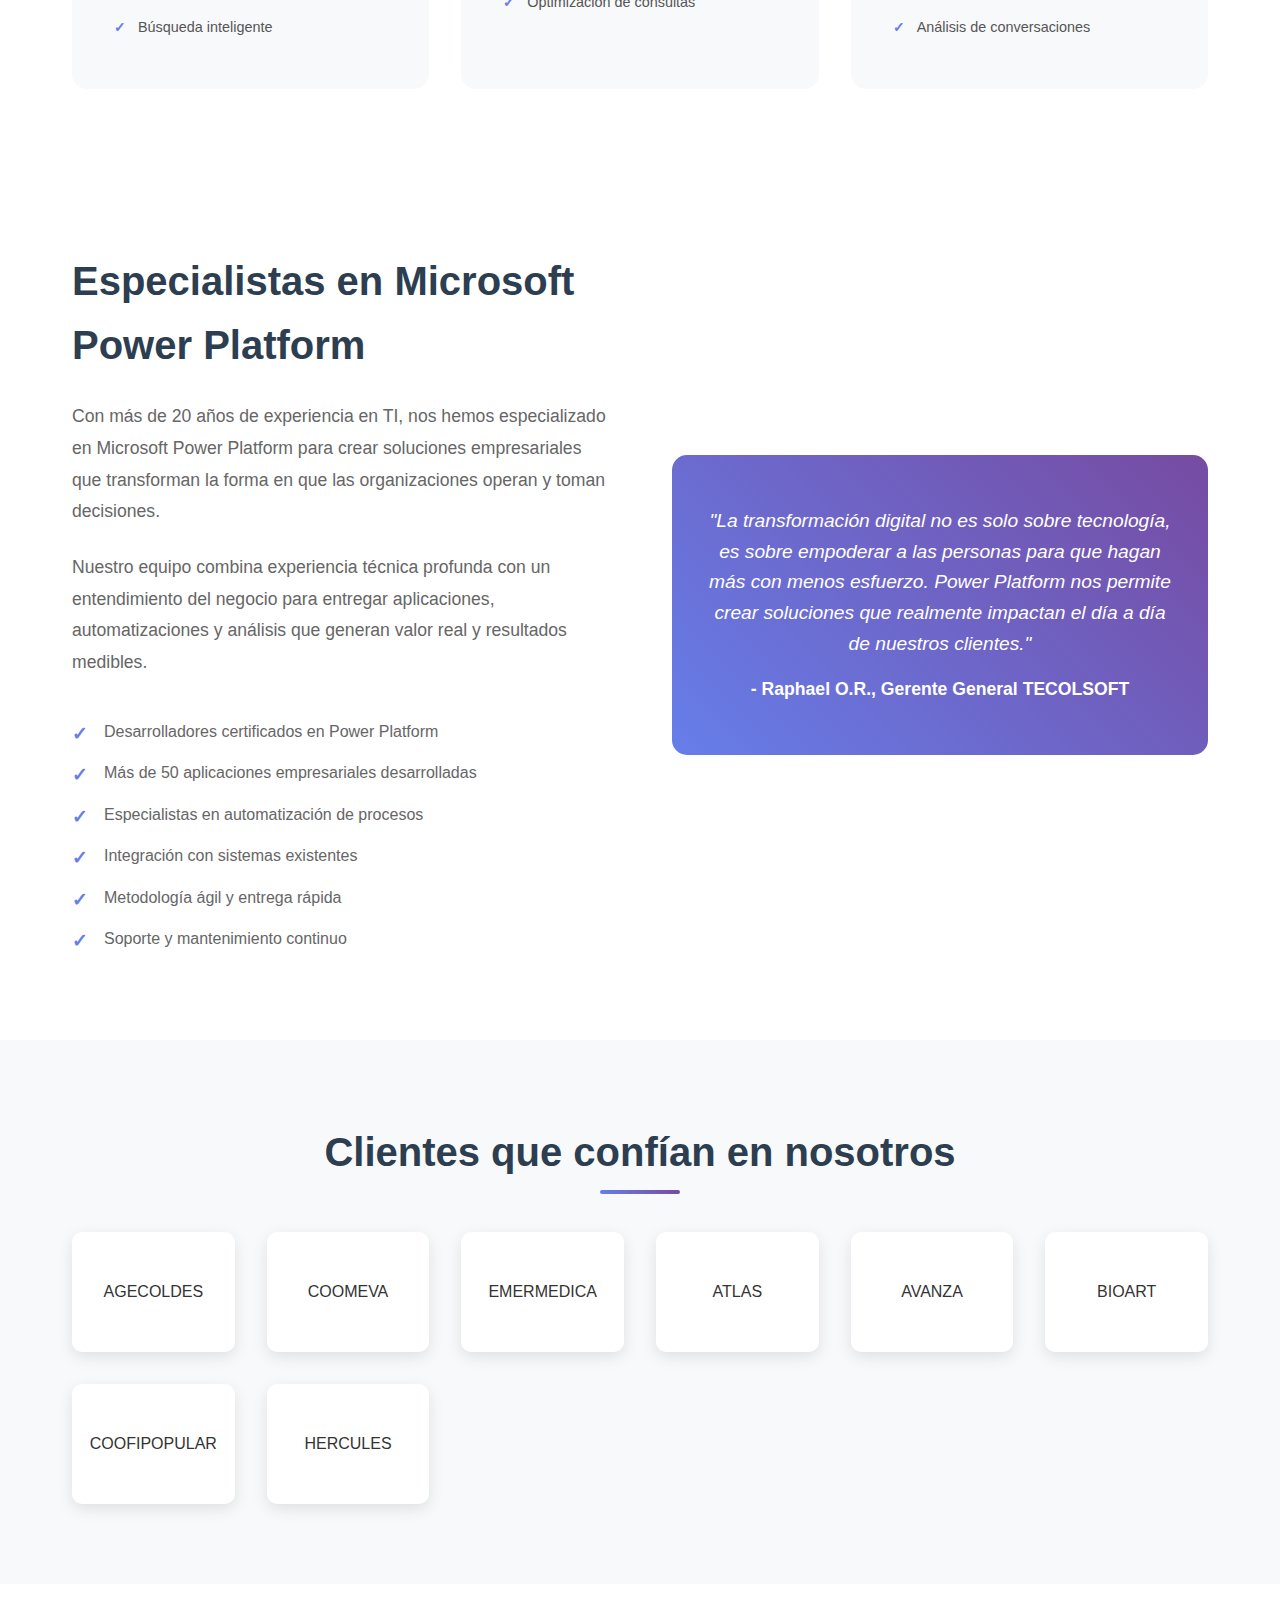
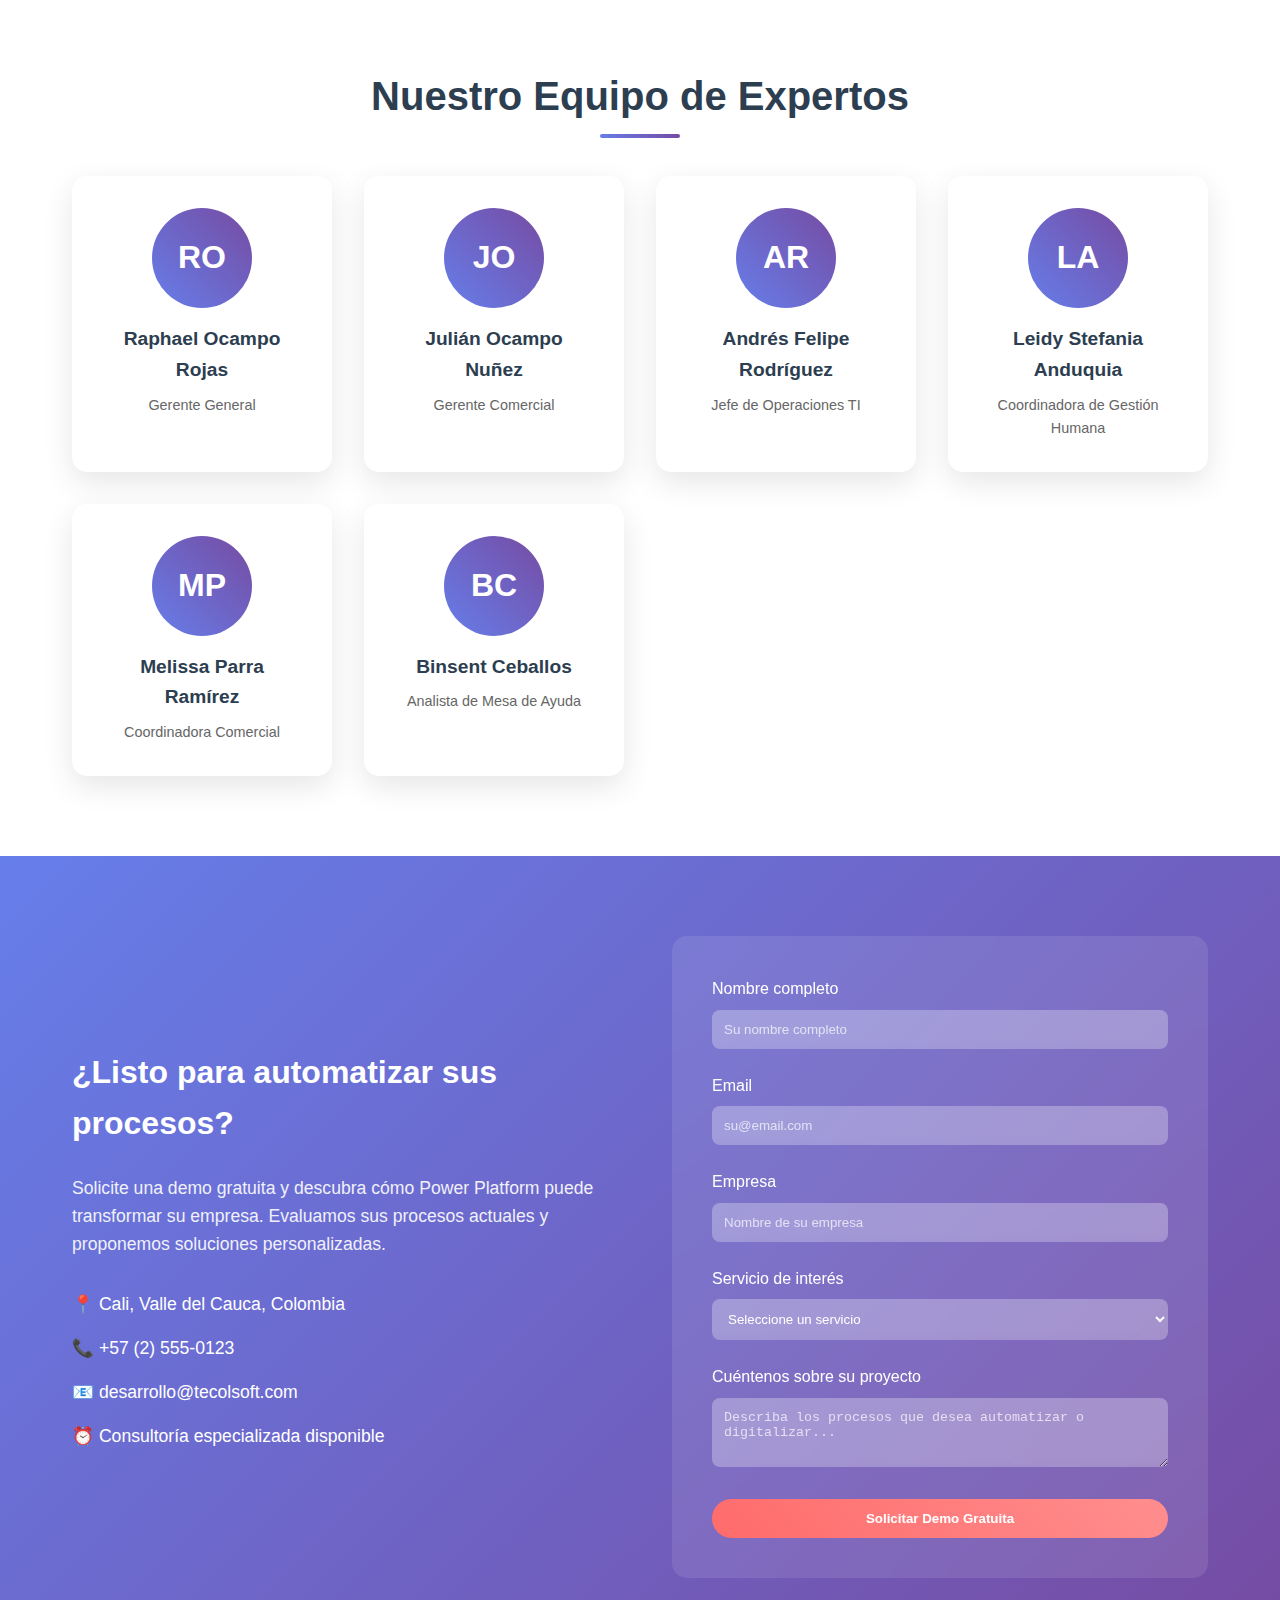
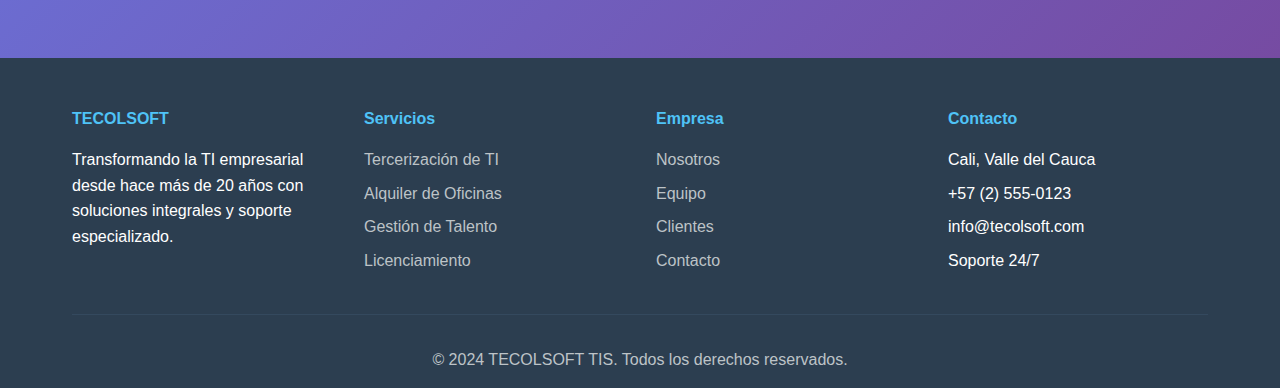
<file: tecolsoft_redesign Dev.html>
<!DOCTYPE html>
<html lang="es">
<head>
    <meta charset="UTF-8">
    <meta name="viewport" content="width=device-width, initial-scale=1.0">
    <title>TECOLSOFT - Transformamos su TI en ventaja competitiva</title>
    <meta name="description" content="Servicios de tercerización TI, soporte técnico 24/7 y alquiler de oficinas. Más de 20 años de experiencia reduciendo costos y riesgos operativos.">
    <style>
        * {
            margin: 0;
            padding: 0;
            box-sizing: border-box;
        }

        body {
            font-family: 'Segoe UI', Tahoma, Geneva, Verdana, sans-serif;
            line-height: 1.6;
            color: #333;
            overflow-x: hidden;
        }

        /* Header */
        header {
            background: linear-gradient(135deg, #1e3c72 0%, #2a5298 100%);
            color: white;
            padding: 1rem 0;
            position: fixed;
            width: 100%;
            top: 0;
            z-index: 1000;
            box-shadow: 0 2px 10px rgba(0,0,0,0.1);
        }

        .container {
            max-width: 1200px;
            margin: 0 auto;
            padding: 0 2rem;
        }

        .header-content {
            display: flex;
            justify-content: space-between;
            align-items: center;
        }

        .logo {
            font-size: 1.8rem;
            font-weight: bold;
            color: #fff;
        }

        nav ul {
            display: flex;
            list-style: none;
            gap: 2rem;
        }

        nav a {
            color: white;
            text-decoration: none;
            transition: color 0.3s;
            font-weight: 500;
        }

        nav a:hover {
            color: #4fc3f7;
        }

        .cta-button {
            background: linear-gradient(45deg, #ff6b6b, #ff8e8e);
            color: white;
            padding: 0.75rem 1.5rem;
            border: none;
            border-radius: 50px;
            cursor: pointer;
            font-weight: 600;
            transition: all 0.3s;
            text-decoration: none;
            display: inline-block;
        }

        .cta-button:hover {
            transform: translateY(-2px);
            box-shadow: 0 8px 20px rgba(255,107,107,0.3);
        }

        /* Hero Section */
        .hero {
            background: linear-gradient(135deg, #667eea 0%, #764ba2 100%);
            color: white;
            padding: 120px 0 80px;
            text-align: center;
            position: relative;
            overflow: hidden;
        }

        .hero::before {
            content: '';
            position: absolute;
            top: 0;
            left: 0;
            right: 0;
            bottom: 0;
            background: url('data:image/svg+xml,<svg xmlns="http://www.w3.org/2000/svg" viewBox="0 0 1000 100" fill="rgba(255,255,255,0.1)"><polygon points="0,0 1000,100 1000,0"/></svg>');
            background-size: 100% 100%;
        }

        .hero-content {
            position: relative;
            z-index: 2;
        }

        .hero h1 {
            font-size: 3.5rem;
            margin-bottom: 1rem;
            font-weight: 700;
            line-height: 1.2;
        }

        .hero p {
            font-size: 1.3rem;
            margin-bottom: 2rem;
            opacity: 0.9;
            max-width: 600px;
            margin-left: auto;
            margin-right: auto;
        }

        .hero-stats {
            display: flex;
            justify-content: center;
            gap: 3rem;
            margin-top: 3rem;
        }

        .stat {
            text-align: center;
        }

        .stat-number {
            font-size: 2.5rem;
            font-weight: bold;
            color: #4fc3f7;
        }

        .stat-label {
            font-size: 1rem;
            opacity: 0.8;
        }

        /* Services Section */
        .services {
            padding: 80px 0;
            background: #f8f9fa;
        }

        .section-title {
            text-align: center;
            font-size: 2.5rem;
            margin-bottom: 3rem;
            color: #2c3e50;
            position: relative;
        }

        .section-title::after {
            content: '';
            position: absolute;
            bottom: -10px;
            left: 50%;
            transform: translateX(-50%);
            width: 80px;
            height: 4px;
            background: linear-gradient(45deg, #667eea, #764ba2);
            border-radius: 2px;
        }

        .services-grid {
            display: grid;
            grid-template-columns: repeat(auto-fit, minmax(300px, 1fr));
            gap: 2rem;
            margin-top: 4rem;
        }

        .service-card {
            background: white;
            padding: 2.5rem;
            border-radius: 15px;
            text-align: center;
            box-shadow: 0 10px 30px rgba(0,0,0,0.1);
            transition: all 0.3s;
            border: 2px solid transparent;
        }

        .service-card:hover {
            transform: translateY(-10px);
            box-shadow: 0 20px 50px rgba(0,0,0,0.15);
            border-color: #667eea;
        }

        .service-icon {
            width: 80px;
            height: 80px;
            margin: 0 auto 1.5rem;
            background: linear-gradient(45deg, #667eea, #764ba2);
            border-radius: 50%;
            display: flex;
            align-items: center;
            justify-content: center;
            font-size: 2rem;
            color: white;
        }

        .service-card h3 {
            font-size: 1.5rem;
            margin-bottom: 1rem;
            color: #2c3e50;
        }

        .service-card p {
            color: #666;
            line-height: 1.8;
        }

        /* Technologies Section */
        .technologies {
            padding: 80px 0;
            background: white;
        }

        .tech-grid {
            display: grid;
            grid-template-columns: repeat(auto-fit, minmax(350px, 1fr));
            gap: 2rem;
            margin-top: 4rem;
        }

        .tech-card {
            background: #f8f9fa;
            padding: 2.5rem;
            border-radius: 15px;
            border: 2px solid transparent;
            transition: all 0.3s;
            position: relative;
            overflow: hidden;
        }

        .tech-card::before {
            content: '';
            position: absolute;
            top: 0;
            left: 0;
            right: 0;
            height: 4px;
            background: linear-gradient(45deg, #667eea, #764ba2);
            transform: scaleX(0);
            transition: transform 0.3s;
        }

        .tech-card:hover {
            transform: translateY(-5px);
            box-shadow: 0 15px 40px rgba(0,0,0,0.1);
            border-color: #667eea;
        }

        .tech-card:hover::before {
            transform: scaleX(1);
        }

        .tech-icon {
            width: 70px;
            height: 70px;
            margin-bottom: 1.5rem;
            background: linear-gradient(45deg, #667eea, #764ba2);
            border-radius: 15px;
            display: flex;
            align-items: center;
            justify-content: center;
            font-size: 1.8rem;
            color: white;
        }

        .tech-card h3 {
            font-size: 1.4rem;
            margin-bottom: 1rem;
            color: #2c3e50;
        }

        .tech-card p {
            color: #666;
            margin-bottom: 1.5rem;
            line-height: 1.6;
        }

        .tech-features {
            list-style: none;
            padding: 0;
        }

        .tech-features li {
            padding: 0.5rem 0;
            color: #555;
            position: relative;
            padding-left: 1.5rem;
            font-size: 0.9rem;
        }

        .tech-features li::before {
            content: '✓';
            position: absolute;
            left: 0;
            color: #667eea;
            font-weight: bold;
        }

        /* About Section */
        .about {
            padding: 80px 0;
            background: white;
        }

        .about-content {
            display: grid;
            grid-template-columns: 1fr 1fr;
            gap: 4rem;
            align-items: center;
        }

        .about-text h2 {
            font-size: 2.5rem;
            margin-bottom: 1.5rem;
            color: #2c3e50;
        }

        .about-text p {
            font-size: 1.1rem;
            color: #666;
            margin-bottom: 1.5rem;
            line-height: 1.8;
        }

        .features {
            list-style: none;
            margin-top: 2rem;
        }

        .features li {
            padding: 0.5rem 0;
            color: #666;
            position: relative;
            padding-left: 2rem;
        }

        .features li::before {
            content: '✓';
            position: absolute;
            left: 0;
            color: #667eea;
            font-weight: bold;
            font-size: 1.2rem;
        }

        .about-image {
            background: linear-gradient(45deg, #667eea, #764ba2);
            border-radius: 15px;
            padding: 2rem;
            color: white;
            text-align: center;
            min-height: 300px;
            display: flex;
            align-items: center;
            justify-content: center;
        }

        .quote {
            font-size: 1.2rem;
            font-style: italic;
            margin-bottom: 1rem;
        }

        .quote-author {
            font-weight: bold;
            font-size: 1.1rem;
        }

        /* Clients Section */
        .clients {
            padding: 80px 0;
            background: #f8f9fa;
        }

        .clients-grid {
            display: grid;
            grid-template-columns: repeat(auto-fit, minmax(150px, 1fr));
            gap: 2rem;
            margin-top: 3rem;
        }

        .client-logo {
            background: white;
            padding: 2rem;
            border-radius: 10px;
            text-align: center;
            box-shadow: 0 5px 15px rgba(0,0,0,0.1);
            transition: all 0.3s;
            display: flex;
            align-items: center;
            justify-content: center;
            min-height: 120px;
        }

        .client-logo:hover {
            transform: translateY(-5px);
            box-shadow: 0 10px 25px rgba(0,0,0,0.15);
        }

        /* Team Section */
        .team {
            padding: 80px 0;
            background: white;
        }

        .team-grid {
            display: grid;
            grid-template-columns: repeat(auto-fit, minmax(250px, 1fr));
            gap: 2rem;
            margin-top: 3rem;
        }

        .team-member {
            background: white;
            padding: 2rem;
            border-radius: 15px;
            text-align: center;
            box-shadow: 0 10px 30px rgba(0,0,0,0.1);
            transition: all 0.3s;
        }

        .team-member:hover {
            transform: translateY(-5px);
            box-shadow: 0 15px 40px rgba(0,0,0,0.15);
        }

        .team-avatar {
            width: 100px;
            height: 100px;
            border-radius: 50%;
            margin: 0 auto 1rem;
            background: linear-gradient(45deg, #667eea, #764ba2);
            display: flex;
            align-items: center;
            justify-content: center;
            color: white;
            font-size: 2rem;
            font-weight: bold;
        }

        .team-member h4 {
            font-size: 1.2rem;
            margin-bottom: 0.5rem;
            color: #2c3e50;
        }

        .team-member p {
            color: #666;
            font-size: 0.9rem;
        }

        /* Contact Section */
        .contact {
            padding: 80px 0;
            background: linear-gradient(135deg, #667eea 0%, #764ba2 100%);
            color: white;
        }

        .contact-content {
            display: grid;
            grid-template-columns: 1fr 1fr;
            gap: 4rem;
            align-items: center;
        }

        .contact-form {
            background: rgba(255,255,255,0.1);
            padding: 2.5rem;
            border-radius: 15px;
            backdrop-filter: blur(10px);
        }

        .form-group {
            margin-bottom: 1.5rem;
        }

        .form-group label {
            display: block;
            margin-bottom: 0.5rem;
            font-weight: 500;
        }

        .form-group input,
        .form-group textarea {
            width: 100%;
            padding: 0.75rem;
            border: none;
            border-radius: 8px;
            background: rgba(255,255,255,0.2);
            color: white;
            backdrop-filter: blur(5px);
        }

        .form-group input::placeholder,
        .form-group textarea::placeholder {
            color: rgba(255,255,255,0.7);
        }

        .submit-btn {
            background: linear-gradient(45deg, #ff6b6b, #ff8e8e);
            color: white;
            padding: 0.75rem 2rem;
            border: none;
            border-radius: 50px;
            cursor: pointer;
            font-weight: 600;
            transition: all 0.3s;
            width: 100%;
        }

        .submit-btn:hover {
            transform: translateY(-2px);
            box-shadow: 0 8px 20px rgba(255,107,107,0.3);
        }

        .contact-info h3 {
            font-size: 2rem;
            margin-bottom: 1.5rem;
        }

        .contact-info p {
            font-size: 1.1rem;
            margin-bottom: 2rem;
            opacity: 0.9;
        }

        .contact-details {
            list-style: none;
        }

        .contact-details li {
            margin-bottom: 1rem;
            font-size: 1.1rem;
        }

        .contact-details i {
            margin-right: 0.5rem;
            color: #4fc3f7;
        }

        /* Footer */
        footer {
            background: #2c3e50;
            color: white;
            padding: 3rem 0 1rem;
        }

        .footer-content {
            display: grid;
            grid-template-columns: repeat(auto-fit, minmax(250px, 1fr));
            gap: 2rem;
            margin-bottom: 2rem;
        }

        .footer-section h4 {
            margin-bottom: 1rem;
            color: #4fc3f7;
        }

        .footer-section ul {
            list-style: none;
        }

        .footer-section ul li {
            margin-bottom: 0.5rem;
        }

        .footer-section ul li a {
            color: #bdc3c7;
            text-decoration: none;
            transition: color 0.3s;
        }

        .footer-section ul li a:hover {
            color: #4fc3f7;
        }

        .footer-bottom {
            text-align: center;
            padding-top: 2rem;
            border-top: 1px solid #34495e;
            color: #bdc3c7;
        }

        /* Responsive Design */
        @media (max-width: 768px) {
            .header-content {
                flex-direction: column;
                gap: 1rem;
            }

            nav ul {
                flex-direction: column;
                gap: 1rem;
            }

            .hero h1 {
                font-size: 2.5rem;
            }

            .hero-stats {
                flex-direction: column;
                gap: 1rem;
            }

            .about-content,
            .contact-content {
                grid-template-columns: 1fr;
            }

            .services-grid,
            .team-grid {
                grid-template-columns: 1fr;
            }

            .container {
                padding: 0 1rem;
            }
        }

        /* Animations */
        @keyframes fadeInUp {
            from {
                opacity: 0;
                transform: translateY(30px);
            }
            to {
                opacity: 1;
                transform: translateY(0);
            }
        }

        .service-card,
        .team-member {
            animation: fadeInUp 0.6s ease-out;
        }
    </style>
</head>
<body>
    <header>
        <div class="container">
            <div class="header-content">
                <div class="logo">TECOLSOFT</div>
                <nav>
                    <ul>
                        <li><a href="#inicio">Inicio</a></li>
                        <li><a href="#servicios">Servicios</a></li>
                        <li><a href="#nosotros">Nosotros</a></li>
                        <li><a href="#clientes">Clientes</a></li>
                        <li><a href="#equipo">Equipo</a></li>
                        <li><a href="#contacto">Contacto</a></li>
                    </ul>
                </nav>
                <a href="#contacto" class="cta-button">Consulta Gratuita</a>
            </div>
        </div>
    </header>

    <main>
        <section id="inicio" class="hero">
            <div class="container">
                <div class="hero-content">
                    <h1>Desarrollos a la medida con Microsoft Power Platform</h1>
                    <p>Automatizamos y digitalizamos sus procesos empresariales con Power Apps, Power Automate, SharePoint y SQL Server. Soluciones personalizadas respaldadas por más de 20 años de experiencia en TI.</p>
                    <a href="#contacto" class="cta-button">Solicitar Demo Gratuita</a>
                    <div class="hero-stats">
                        <div class="stat">
                            <div class="stat-number">50+</div>
                            <div class="stat-label">Apps desarrolladas</div>
                        </div>
                        <div class="stat">
                            <div class="stat-number">20+</div>
                            <div class="stat-label">Años de experiencia</div>
                        </div>
                        <div class="stat">
                            <div class="stat-number">90%</div>
                            <div class="stat-label">Procesos automatizados</div>
                        </div>
                    </div>
                </div>
            </div>
        </section>

        <section id="servicios" class="services">
            <div class="container">
                <h2 class="section-title">Nuestros Servicios</h2>
                <div class="services-grid">
                    <div class="service-card">
                        <div class="service-icon">⚡</div>
                        <h3>Desarrollos con Power Platform</h3>
                        <p>Creamos aplicaciones empresariales personalizadas con Power Apps, automatizamos procesos con Power Automate, y desarrollamos dashboards con Power BI. Soluciones integradas con SharePoint y SQL Server.</p>
                    </div>
                    <div class="service-card">
                        <div class="service-icon">🤖</div>
                        <h3>Automatización de Procesos</h3>
                        <p>Eliminamos tareas repetitivas y optimizamos workflows con Power Automate. Integramos sistemas existentes y creamos flujos que mejoran la productividad hasta un 70%.</p>
                    </div>
                    <div class="service-card">
                        <div class="service-icon">📊</div>
                        <h3>Business Intelligence</h3>
                        <p>Transformamos sus datos en insights accionables con Power BI. Dashboards interactivos, reportes automatizados y análisis predictivo para toma de decisiones estratégicas.</p>
                    </div>
                    <div class="service-card">
                        <div class="service-icon">🖥️</div>
                        <h3>Tercerización de TI</h3>
                        <p>Administración completa de infraestructura TI, soporte técnico 24/7 y mantenimiento preventivo. Reducimos costos operativos hasta un 40% mientras garantizamos continuidad.</p>
                    </div>
                    <div class="service-card">
                        <div class="service-icon">🏢</div>
                        <h3>Alquiler de Oficinas</h3>
                        <p>Espacios físicos y virtuales completamente equipados para call centers y oficinas. Infraestructura tecnológica incluida con soporte especializado.</p>
                    </div>
                    <div class="service-card">
                        <div class="service-icon">👥</div>
                        <h3>Gestión de Talento TI</h3>
                        <p>Reclutamos desarrolladores especializados en Microsoft Power Platform, analistas de datos y especialistas en automatización. Personal certificado y con experiencia comprobada.</p>
                    </div>
                </div>
            </div>
        </section>

        <section class="technologies">
            <div class="container">
                <h2 class="section-title">Tecnologías Microsoft Power Platform</h2>
                <p style="text-align: center; max-width: 800px; margin: 0 auto 3rem; font-size: 1.1rem; color: #666;">
                    Especializados en el ecosistema completo de Microsoft Power Platform para crear soluciones empresariales robustas y escalables.
                </p>
                <div class="tech-grid">
                    <div class="tech-card">
                        <div class="tech-icon">📱</div>
                        <h3>Power Apps</h3>
                        <p>Aplicaciones empresariales personalizadas sin código tradicional. Canvas apps, model-driven apps y portales para cualquier dispositivo.</p>
                        <ul class="tech-features">
                            <li>Aplicaciones móviles nativas</li>
                            <li>Interfaces web responsivas</li>
                            <li>Integración con datos empresariales</li>
                            <li>Formularios dinámicos</li>
                        </ul>
                    </div>
                    <div class="tech-card">
                        <div class="tech-icon">🔄</div>
                        <h3>Power Automate</h3>
                        <p>Automatización de flujos de trabajo y procesos empresariales. Conecta aplicaciones, servicios y datos entre plataformas.</p>
                        <ul class="tech-features">
                            <li>Flujos de aprobación automáticos</li>
                            <li>Integración con +400 conectores</li>
                            <li>Procesamiento de documentos IA</li>
                            <li>Notificaciones inteligentes</li>
                        </ul>
                    </div>
                    <div class="tech-card">
                        <div class="tech-icon">📊</div>
                        <h3>Power BI</h3>
                        <p>Business Intelligence y visualización de datos avanzada. Dashboards interactivos y reportes en tiempo real.</p>
                        <ul class="tech-features">
                            <li>Dashboards ejecutivos</li>
                            <li>Reportes automatizados</li>
                            <li>Análisis predictivo</li>
                            <li>Alertas de datos</li>
                        </ul>
                    </div>
                    <div class="tech-card">
                        <div class="tech-icon">🌐</div>
                        <h3>SharePoint</h3>
                        <p>Plataforma colaborativa y gestión documental. Intranets, sitios de equipo y bibliotecas de documentos inteligentes.</p>
                        <ul class="tech-features">
                            <li>Gestión documental avanzada</li>
                            <li>Sitios de colaboración</li>
                            <li>Workflows personalizados</li>
                            <li>Búsqueda inteligente</li>
                        </ul>
                    </div>
                    <div class="tech-card">
                        <div class="tech-icon">🗄️</div>
                        <h3>SQL Server</h3>
                        <p>Base de datos empresarial robusta y escalable. Gestión de datos, análisis y reporting con alta disponibilidad.</p>
                        <ul class="tech-features">
                            <li>Bases de datos relacionales</li>
                            <li>Procedimientos almacenados</li>
                            <li>Backup y recuperación</li>
                            <li>Optimización de consultas</li>
                        </ul>
                    </div>
                    <div class="tech-card">
                        <div class="tech-icon">🎙️</div>
                        <h3>Power Virtual Agents</h3>
                        <p>Chatbots inteligentes sin código. Automatización de atención al cliente y soporte interno con IA conversacional.</p>
                        <ul class="tech-features">
                            <li>Chatbots conversacionales</li>
                            <li>Integración con Teams</li>
                            <li>Procesamiento de lenguaje natural</li>
                            <li>Análisis de conversaciones</li>
                        </ul>
                    </div>
                </div>
            </div>
        </section>

        <section id="nosotros" class="about">
            <div class="container">
                <div class="about-content">
                    <div class="about-text">
                        <h2>Especialistas en Microsoft Power Platform</h2>
                        <p>Con más de 20 años de experiencia en TI, nos hemos especializado en Microsoft Power Platform para crear soluciones empresariales que transforman la forma en que las organizaciones operan y toman decisiones.</p>
                        <p>Nuestro equipo combina experiencia técnica profunda con un entendimiento del negocio para entregar aplicaciones, automatizaciones y análisis que generan valor real y resultados medibles.</p>
                        <ul class="features">
                            <li>Desarrolladores certificados en Power Platform</li>
                            <li>Más de 50 aplicaciones empresariales desarrolladas</li>
                            <li>Especialistas en automatización de procesos</li>
                            <li>Integración con sistemas existentes</li>
                            <li>Metodología ágil y entrega rápida</li>
                            <li>Soporte y mantenimiento continuo</li>
                        </ul>
                    </div>
                    <div class="about-image">
                        <div>
                            <p class="quote">"La transformación digital no es solo sobre tecnología, es sobre empoderar a las personas para que hagan más con menos esfuerzo. Power Platform nos permite crear soluciones que realmente impactan el día a día de nuestros clientes."</p>
                            <p class="quote-author">- Raphael O.R., Gerente General TECOLSOFT</p>
                        </div>
                    </div>
                </div>
            </div>
        </section>

        <section id="clientes" class="clients">
            <div class="container">
                <h2 class="section-title">Clientes que confían en nosotros</h2>
                <div class="clients-grid">
                    <div class="client-logo">AGECOLDES</div>
                    <div class="client-logo">COOMEVA</div>
                    <div class="client-logo">EMERMEDICA</div>
                    <div class="client-logo">ATLAS</div>
                    <div class="client-logo">AVANZA</div>
                    <div class="client-logo">BIOART</div>
                    <div class="client-logo">COOFIPOPULAR</div>
                    <div class="client-logo">HERCULES</div>
                </div>
            </div>
        </section>

        <section id="equipo" class="team">
            <div class="container">
                <h2 class="section-title">Nuestro Equipo de Expertos</h2>
                <div class="team-grid">
                    <div class="team-member">
                        <div class="team-avatar">RO</div>
                        <h4>Raphael Ocampo Rojas</h4>
                        <p>Gerente General</p>
                    </div>
                    <div class="team-member">
                        <div class="team-avatar">JO</div>
                        <h4>Julián Ocampo Nuñez</h4>
                        <p>Gerente Comercial</p>
                    </div>
                    <div class="team-member">
                        <div class="team-avatar">AR</div>
                        <h4>Andrés Felipe Rodríguez</h4>
                        <p>Jefe de Operaciones TI</p>
                    </div>
                    <div class="team-member">
                        <div class="team-avatar">LA</div>
                        <h4>Leidy Stefania Anduquia</h4>
                        <p>Coordinadora de Gestión Humana</p>
                    </div>
                    <div class="team-member">
                        <div class="team-avatar">MP</div>
                        <h4>Melissa Parra Ramírez</h4>
                        <p>Coordinadora Comercial</p>
                    </div>
                    <div class="team-member">
                        <div class="team-avatar">BC</div>
                        <h4>Binsent Ceballos</h4>
                        <p>Analista de Mesa de Ayuda</p>
                    </div>
                </div>
            </div>
        </section>

        <section id="contacto" class="contact">
            <div class="container">
                <div class="contact-content">
                    <div class="contact-info">
                        <h3>¿Listo para automatizar sus procesos?</h3>
                        <p>Solicite una demo gratuita y descubra cómo Power Platform puede transformar su empresa. Evaluamos sus procesos actuales y proponemos soluciones personalizadas.</p>
                        <ul class="contact-details">
                            <li>📍 Cali, Valle del Cauca, Colombia</li>
                            <li>📞 +57 (2) 555-0123</li>
                            <li>📧 desarrollo@tecolsoft.com</li>
                            <li>⏰ Consultoría especializada disponible</li>
                        </ul>
                    </div>
                    <div class="contact-form">
                        <form>
                            <div class="form-group">
                                <label for="name">Nombre completo</label>
                                <input type="text" id="name" name="name" placeholder="Su nombre completo" required>
                            </div>
                            <div class="form-group">
                                <label for="email">Email</label>
                                <input type="email" id="email" name="email" placeholder="su@email.com" required>
                            </div>
                            <div class="form-group">
                                <label for="company">Empresa</label>
                                <input type="text" id="company" name="company" placeholder="Nombre de su empresa">
                            </div>
                            <div class="form-group">
                                <label for="service">Servicio de interés</label>
                                <select id="service" name="service" style="width: 100%; padding: 0.75rem; border: none; border-radius: 8px; background: rgba(255,255,255,0.2); color: white; backdrop-filter: blur(5px);">
                                    <option value="">Seleccione un servicio</option>
                                    <option value="power-apps">Desarrollo con Power Apps</option>
                                    <option value="power-automate">Automatización de procesos</option>
                                    <option value="power-bi">Business Intelligence</option>
                                    <option value="sharepoint">Soluciones SharePoint</option>
                                    <option value="tercerización">Tercerización de TI</option>
                                    <option value="consultoria">Consultoría integral</option>
                                </select>
                            </div>
                            <div class="form-group">
                                <label for="message">Cuéntenos sobre su proyecto</label>
                                <textarea id="message" name="message" rows="3" placeholder="Describa los procesos que desea automatizar o digitalizar..."></textarea>
                            </div>
                            <button type="submit" class="submit-btn">Solicitar Demo Gratuita</button>
                        </form>
                    </div>
                </div>
            </div>
        </section>
    </main>

    <footer>
        <div class="container">
            <div class="footer-content">
                <div class="footer-section">
                    <h4>TECOLSOFT</h4>
                    <p>Transformando la TI empresarial desde hace más de 20 años con soluciones integrales y soporte especializado.</p>
                </div>
                <div class="footer-section">
                    <h4>Servicios</h4>
                    <ul>
                        <li><a href="#servicios">Tercerización de TI</a></li>
                        <li><a href="#servicios">Alquiler de Oficinas</a></li>
                        <li><a href="#servicios">Gestión de Talento</a></li>
                        <li><a href="#servicios">Licenciamiento</a></li>
                    </ul>
                </div>
                <div class="footer-section">
                    <h4>Empresa</h4>
                    <ul>
                        <li><a href="#nosotros">Nosotros</a></li>
                        <li><a href="#equipo">Equipo</a></li>
                        <li><a href="#clientes">Clientes</a></li>
                        <li><a href="#contacto">Contacto</a></li>
                    </ul>
                </div>
                <div class="footer-section">
                    <h4>Contacto</h4>
                    <ul>
                        <li>Cali, Valle del Cauca</li>
                        <li>+57 (2) 555-0123</li>
                        <li>info@tecolsoft.com</li>
                        <li>Soporte 24/7</li>
                    </ul>
                </div>
            </div>
            <div class="footer-bottom">
                <p>&copy; 2024 TECOLSOFT TIS. Todos los derechos reservados.</p>
            </div>
        </div>
    </footer>

    <script>
        // Smooth scrolling for navigation links
        document.querySelectorAll('a[href^="#"]').forEach(anchor => {
            anchor.addEventListener('click', function (e) {
                e.preventDefault();
                const target = document.querySelector(this.getAttribute('href'));
                if (target) {
                    target.scrollIntoView({
                        behavior: 'smooth',
                        block: 'start'
                    });
                }
            });
        });

        // Form submission handler
        document.querySelector('form').addEventListener('submit', function(e) {
            e.preventDefault();
            alert('¡Gracias por su interés! Nos pondremos en contacto con usted pronto.');
        });

        // Header background change on scroll
        window.addEventListener('scroll', function() {
            const header = document.querySelector('header');
            if (window.scrollY > 100) {
                header.style.background = 'rgba(30, 60, 114, 0.95)';
                header.style.backdropFilter = 'blur(10px)';
            } else {
                header.style.background = 'linear-gradient(135deg, #1e3c72 0%, #2a5298 100%)';
                header.style.backdropFilter = 'none';
            }
        });

        // Animate stats on scroll
        function animateStats() {
            const stats = document.querySelectorAll('.stat-number');
            const observer = new IntersectionObserver((entries) => {
                entries.forEach(entry => {
                    if (entry.isIntersecting) {
                        const target = entry.target;
                        const finalValue = target.textContent;
                        let currentValue = 0;
                        const increment = finalValue.includes('+') ? 1 : 1;
                        const timer = setInterval(() => {
                            currentValue += increment;
                            target.textContent = currentValue + (finalValue.includes('+') ? '+' : '');
                            if (currentValue >= parseInt(finalValue)) {
                                target.textContent = finalValue;
                                clearInterval(timer);
                            }
                        }, 50);
                    }
                });
            });
            stats.forEach(stat => observer.observe(stat));
        }

        // Initialize animations when page loads
        window.addEventListener('load', function() {
            animateStats();
        });

        // Mobile menu toggle (for smaller screens)
        function toggleMobileMenu() {
            const nav = document.querySelector('nav ul');
            nav.classList.toggle('mobile-active');
        }

        // Add mobile menu styles
        const mobileStyles = `
            @media (max-width: 768px) {
                nav ul {
                    position: fixed;
                    top: 100%;
                    left: 0;
                    width: 100%;
                    background: rgba(30, 60, 114, 0.95);
                    backdrop-filter: blur(10px);
                    padding: 2rem 0;
                    transform: translateY(-100%);
                    transition: transform 0.3s ease;
                }
                
                nav ul.mobile-active {
                    transform: translateY(0);
                }
            }
        `;
        
        // Add mobile styles to head
        const styleSheet = document.createElement('style');
        styleSheet.textContent = mobileStyles;
        document.head.appendChild(styleSheet);
    </script>
</body>
</html>
</file>
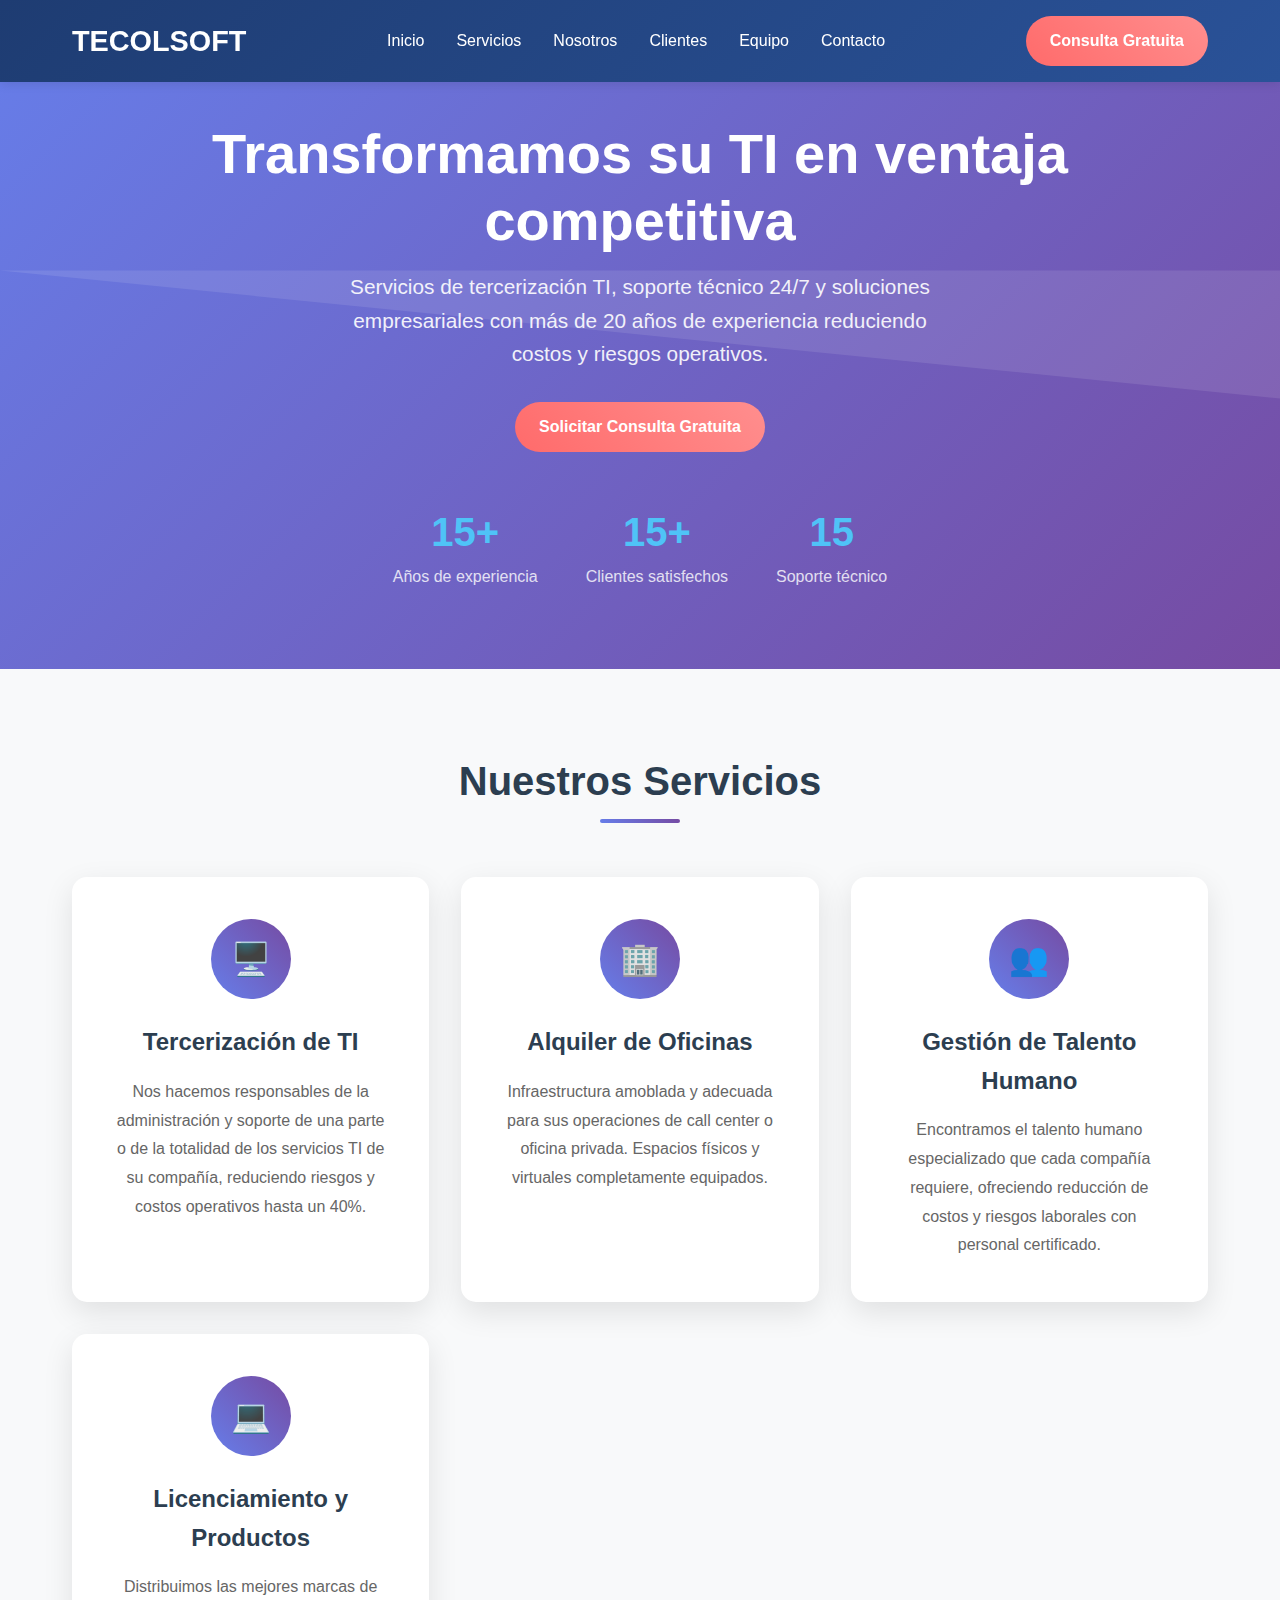
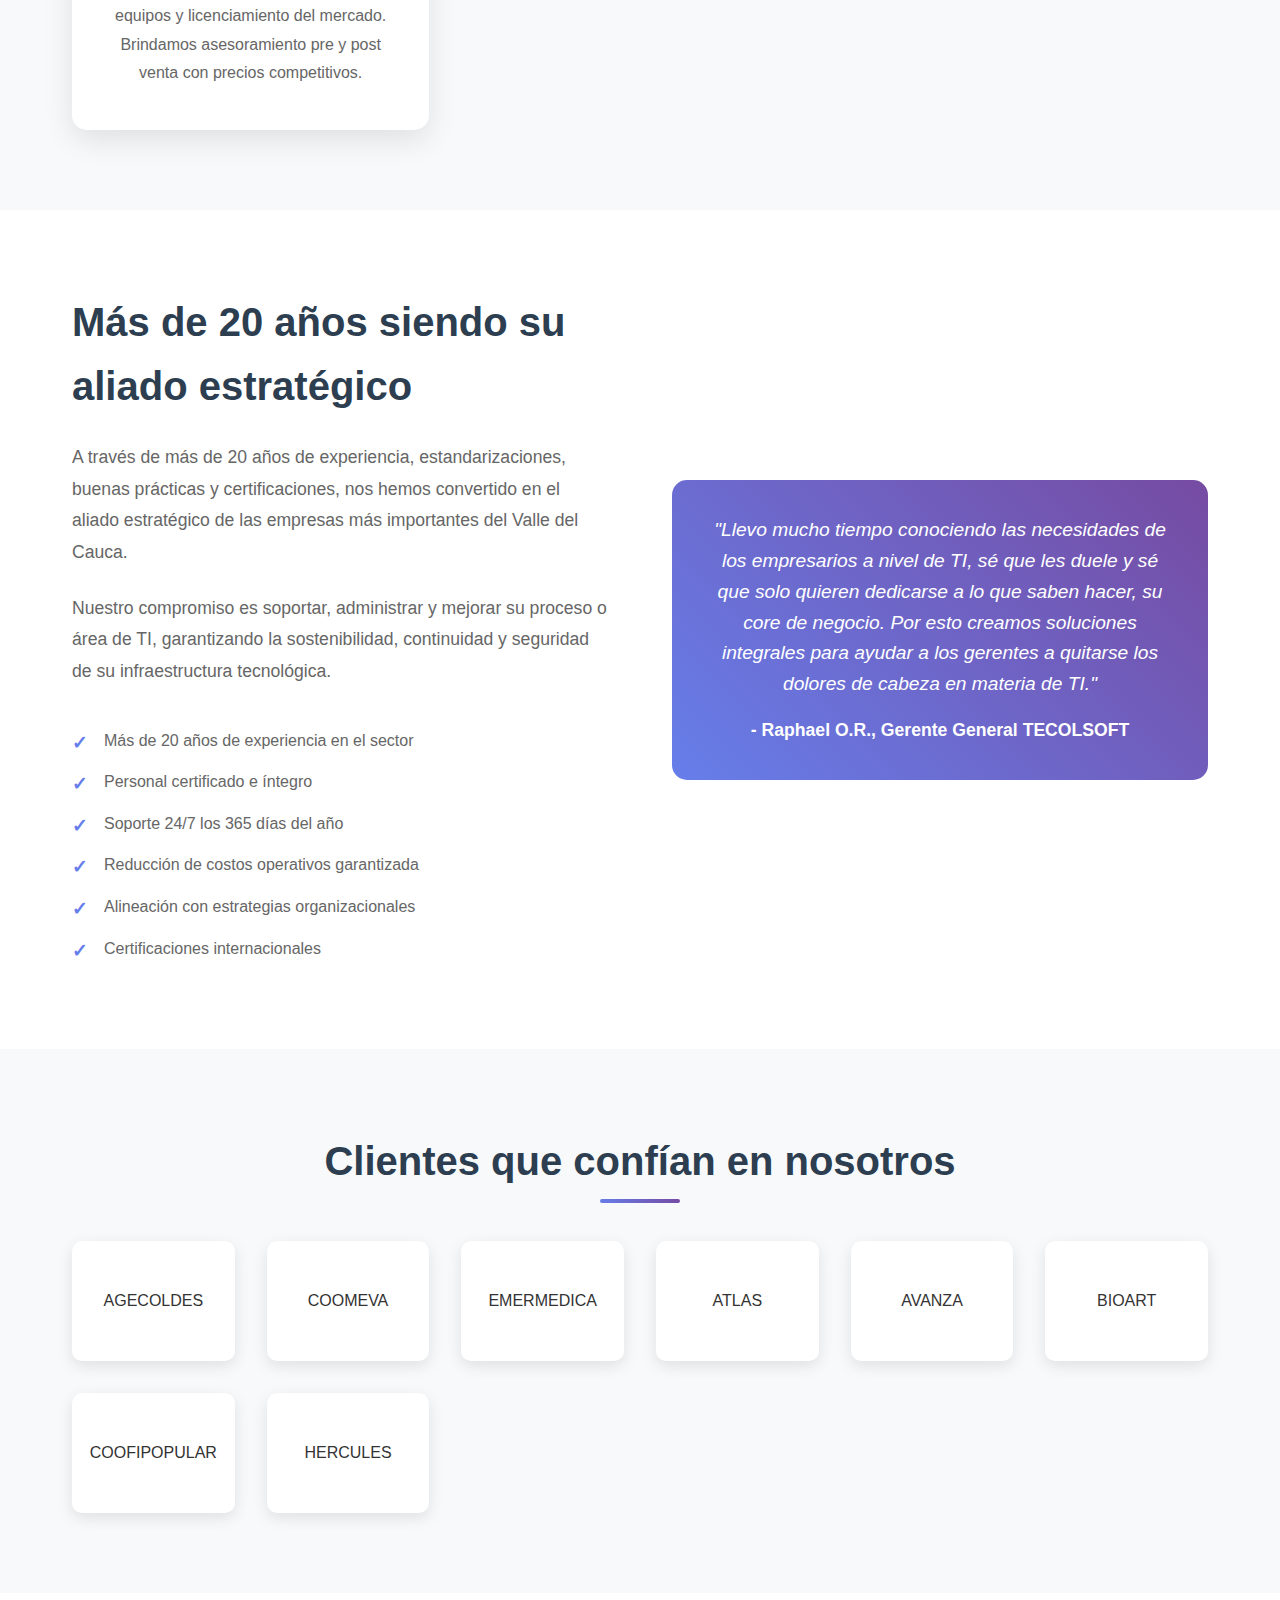
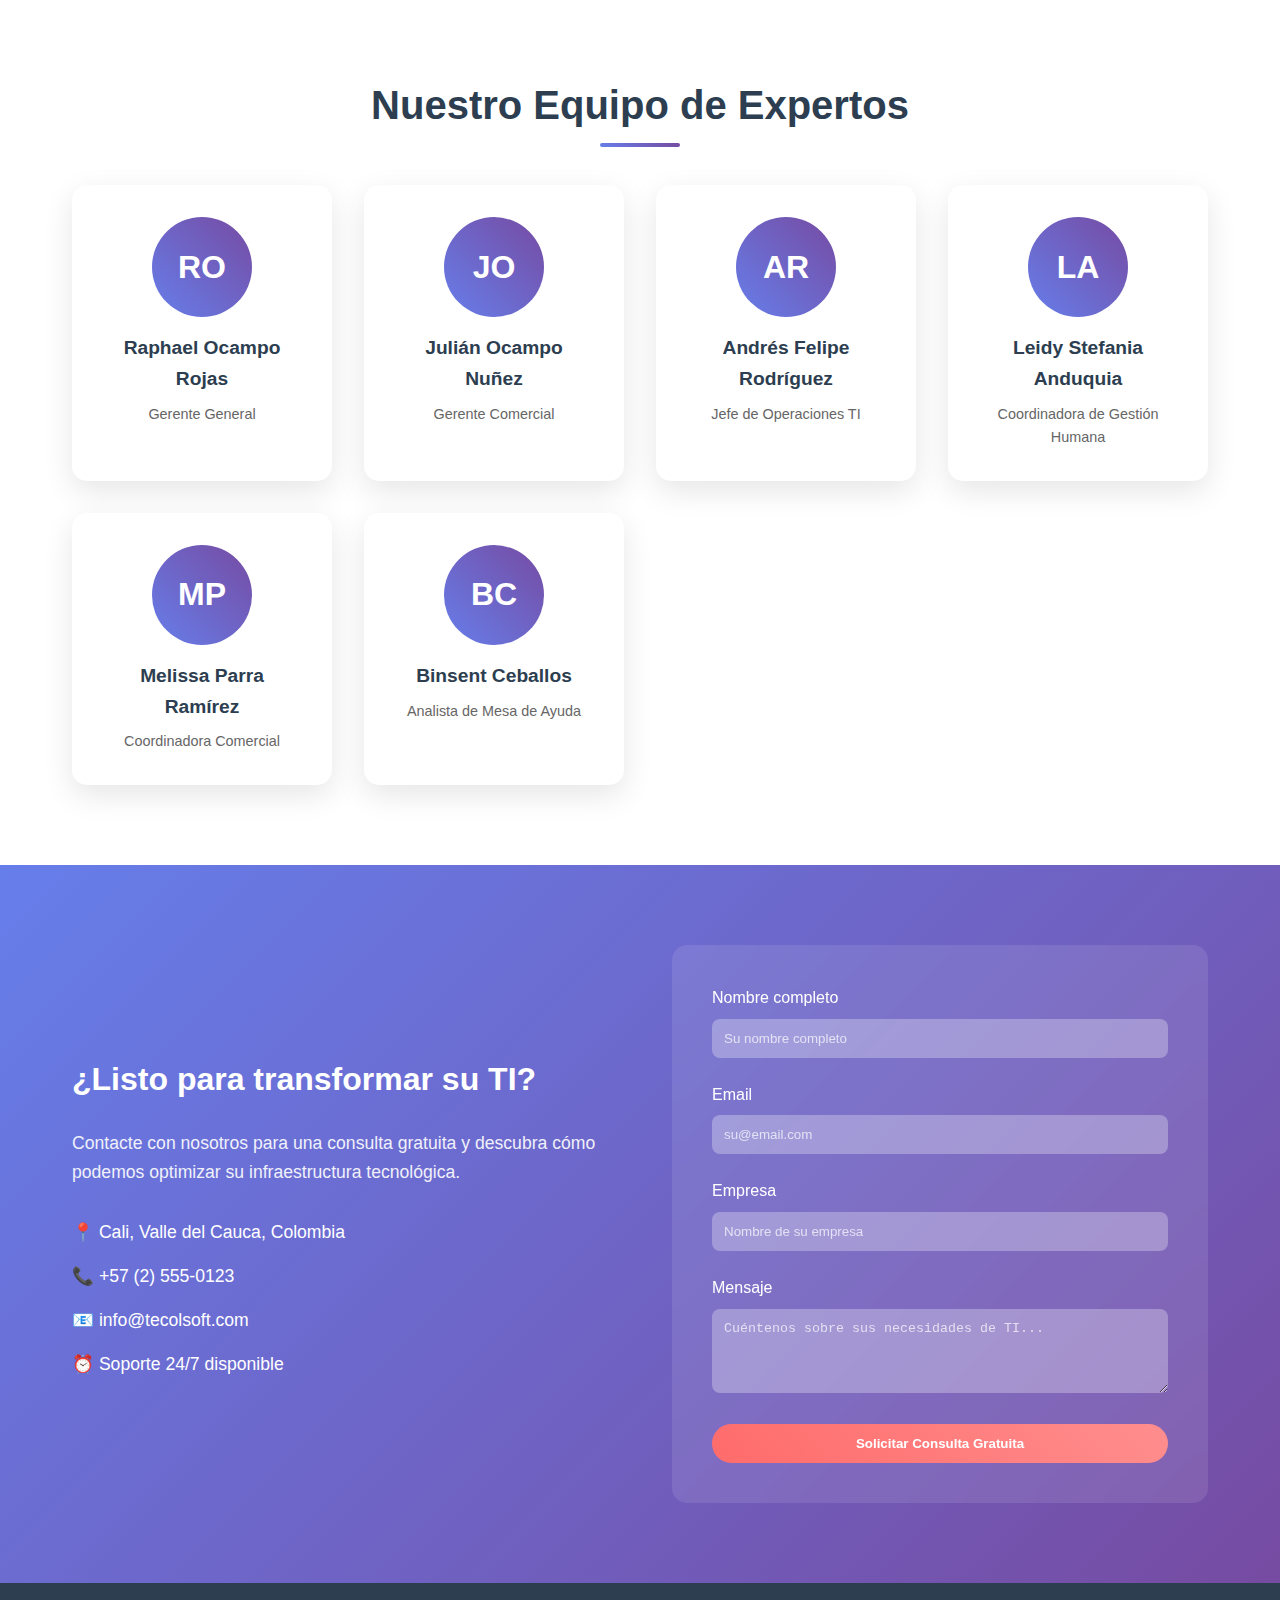
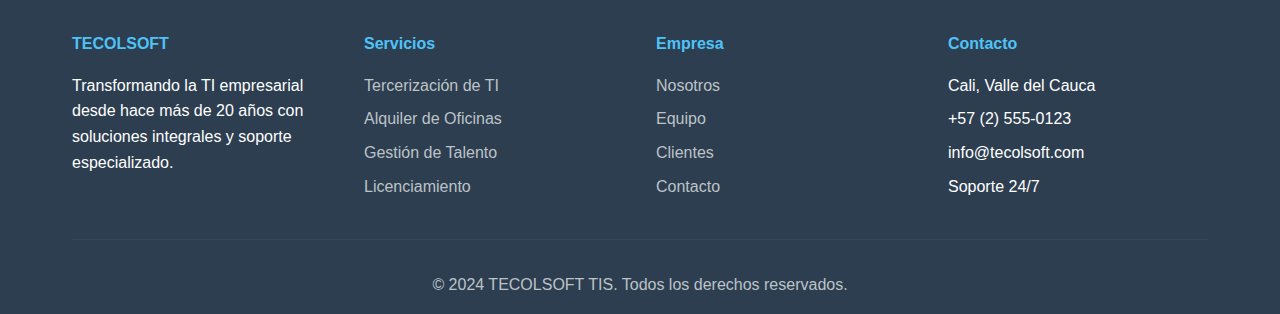
<file: tecolsoft_redesign TI.html>
<!DOCTYPE html>
<html lang="es">
<head>
    <meta charset="UTF-8">
    <meta name="viewport" content="width=device-width, initial-scale=1.0">
    <title>TECOLSOFT - Transformamos su TI en ventaja competitiva</title>
    <meta name="description" content="Servicios de tercerización TI, soporte técnico 24/7 y alquiler de oficinas. Más de 20 años de experiencia reduciendo costos y riesgos operativos.">
    <style>
        * {
            margin: 0;
            padding: 0;
            box-sizing: border-box;
        }

        body {
            font-family: 'Segoe UI', Tahoma, Geneva, Verdana, sans-serif;
            line-height: 1.6;
            color: #333;
            overflow-x: hidden;
        }

        /* Header */
        header {
            background: linear-gradient(135deg, #1e3c72 0%, #2a5298 100%);
            color: white;
            padding: 1rem 0;
            position: fixed;
            width: 100%;
            top: 0;
            z-index: 1000;
            box-shadow: 0 2px 10px rgba(0,0,0,0.1);
        }

        .container {
            max-width: 1200px;
            margin: 0 auto;
            padding: 0 2rem;
        }

        .header-content {
            display: flex;
            justify-content: space-between;
            align-items: center;
        }

        .logo {
            font-size: 1.8rem;
            font-weight: bold;
            color: #fff;
        }

        nav ul {
            display: flex;
            list-style: none;
            gap: 2rem;
        }

        nav a {
            color: white;
            text-decoration: none;
            transition: color 0.3s;
            font-weight: 500;
        }

        nav a:hover {
            color: #4fc3f7;
        }

        .cta-button {
            background: linear-gradient(45deg, #ff6b6b, #ff8e8e);
            color: white;
            padding: 0.75rem 1.5rem;
            border: none;
            border-radius: 50px;
            cursor: pointer;
            font-weight: 600;
            transition: all 0.3s;
            text-decoration: none;
            display: inline-block;
        }

        .cta-button:hover {
            transform: translateY(-2px);
            box-shadow: 0 8px 20px rgba(255,107,107,0.3);
        }

        /* Hero Section */
        .hero {
            background: linear-gradient(135deg, #667eea 0%, #764ba2 100%);
            color: white;
            padding: 120px 0 80px;
            text-align: center;
            position: relative;
            overflow: hidden;
        }

        .hero::before {
            content: '';
            position: absolute;
            top: 0;
            left: 0;
            right: 0;
            bottom: 0;
            background: url('data:image/svg+xml,<svg xmlns="http://www.w3.org/2000/svg" viewBox="0 0 1000 100" fill="rgba(255,255,255,0.1)"><polygon points="0,0 1000,100 1000,0"/></svg>');
            background-size: 100% 100%;
        }

        .hero-content {
            position: relative;
            z-index: 2;
        }

        .hero h1 {
            font-size: 3.5rem;
            margin-bottom: 1rem;
            font-weight: 700;
            line-height: 1.2;
        }

        .hero p {
            font-size: 1.3rem;
            margin-bottom: 2rem;
            opacity: 0.9;
            max-width: 600px;
            margin-left: auto;
            margin-right: auto;
        }

        .hero-stats {
            display: flex;
            justify-content: center;
            gap: 3rem;
            margin-top: 3rem;
        }

        .stat {
            text-align: center;
        }

        .stat-number {
            font-size: 2.5rem;
            font-weight: bold;
            color: #4fc3f7;
        }

        .stat-label {
            font-size: 1rem;
            opacity: 0.8;
        }

        /* Services Section */
        .services {
            padding: 80px 0;
            background: #f8f9fa;
        }

        .section-title {
            text-align: center;
            font-size: 2.5rem;
            margin-bottom: 3rem;
            color: #2c3e50;
            position: relative;
        }

        .section-title::after {
            content: '';
            position: absolute;
            bottom: -10px;
            left: 50%;
            transform: translateX(-50%);
            width: 80px;
            height: 4px;
            background: linear-gradient(45deg, #667eea, #764ba2);
            border-radius: 2px;
        }

        .services-grid {
            display: grid;
            grid-template-columns: repeat(auto-fit, minmax(300px, 1fr));
            gap: 2rem;
            margin-top: 4rem;
        }

        .service-card {
            background: white;
            padding: 2.5rem;
            border-radius: 15px;
            text-align: center;
            box-shadow: 0 10px 30px rgba(0,0,0,0.1);
            transition: all 0.3s;
            border: 2px solid transparent;
        }

        .service-card:hover {
            transform: translateY(-10px);
            box-shadow: 0 20px 50px rgba(0,0,0,0.15);
            border-color: #667eea;
        }

        .service-icon {
            width: 80px;
            height: 80px;
            margin: 0 auto 1.5rem;
            background: linear-gradient(45deg, #667eea, #764ba2);
            border-radius: 50%;
            display: flex;
            align-items: center;
            justify-content: center;
            font-size: 2rem;
            color: white;
        }

        .service-card h3 {
            font-size: 1.5rem;
            margin-bottom: 1rem;
            color: #2c3e50;
        }

        .service-card p {
            color: #666;
            line-height: 1.8;
        }

        /* About Section */
        .about {
            padding: 80px 0;
            background: white;
        }

        .about-content {
            display: grid;
            grid-template-columns: 1fr 1fr;
            gap: 4rem;
            align-items: center;
        }

        .about-text h2 {
            font-size: 2.5rem;
            margin-bottom: 1.5rem;
            color: #2c3e50;
        }

        .about-text p {
            font-size: 1.1rem;
            color: #666;
            margin-bottom: 1.5rem;
            line-height: 1.8;
        }

        .features {
            list-style: none;
            margin-top: 2rem;
        }

        .features li {
            padding: 0.5rem 0;
            color: #666;
            position: relative;
            padding-left: 2rem;
        }

        .features li::before {
            content: '✓';
            position: absolute;
            left: 0;
            color: #667eea;
            font-weight: bold;
            font-size: 1.2rem;
        }

        .about-image {
            background: linear-gradient(45deg, #667eea, #764ba2);
            border-radius: 15px;
            padding: 2rem;
            color: white;
            text-align: center;
            min-height: 300px;
            display: flex;
            align-items: center;
            justify-content: center;
        }

        .quote {
            font-size: 1.2rem;
            font-style: italic;
            margin-bottom: 1rem;
        }

        .quote-author {
            font-weight: bold;
            font-size: 1.1rem;
        }

        /* Clients Section */
        .clients {
            padding: 80px 0;
            background: #f8f9fa;
        }

        .clients-grid {
            display: grid;
            grid-template-columns: repeat(auto-fit, minmax(150px, 1fr));
            gap: 2rem;
            margin-top: 3rem;
        }

        .client-logo {
            background: white;
            padding: 2rem;
            border-radius: 10px;
            text-align: center;
            box-shadow: 0 5px 15px rgba(0,0,0,0.1);
            transition: all 0.3s;
            display: flex;
            align-items: center;
            justify-content: center;
            min-height: 120px;
        }

        .client-logo:hover {
            transform: translateY(-5px);
            box-shadow: 0 10px 25px rgba(0,0,0,0.15);
        }

        /* Team Section */
        .team {
            padding: 80px 0;
            background: white;
        }

        .team-grid {
            display: grid;
            grid-template-columns: repeat(auto-fit, minmax(250px, 1fr));
            gap: 2rem;
            margin-top: 3rem;
        }

        .team-member {
            background: white;
            padding: 2rem;
            border-radius: 15px;
            text-align: center;
            box-shadow: 0 10px 30px rgba(0,0,0,0.1);
            transition: all 0.3s;
        }

        .team-member:hover {
            transform: translateY(-5px);
            box-shadow: 0 15px 40px rgba(0,0,0,0.15);
        }

        .team-avatar {
            width: 100px;
            height: 100px;
            border-radius: 50%;
            margin: 0 auto 1rem;
            background: linear-gradient(45deg, #667eea, #764ba2);
            display: flex;
            align-items: center;
            justify-content: center;
            color: white;
            font-size: 2rem;
            font-weight: bold;
        }

        .team-member h4 {
            font-size: 1.2rem;
            margin-bottom: 0.5rem;
            color: #2c3e50;
        }

        .team-member p {
            color: #666;
            font-size: 0.9rem;
        }

        /* Contact Section */
        .contact {
            padding: 80px 0;
            background: linear-gradient(135deg, #667eea 0%, #764ba2 100%);
            color: white;
        }

        .contact-content {
            display: grid;
            grid-template-columns: 1fr 1fr;
            gap: 4rem;
            align-items: center;
        }

        .contact-form {
            background: rgba(255,255,255,0.1);
            padding: 2.5rem;
            border-radius: 15px;
            backdrop-filter: blur(10px);
        }

        .form-group {
            margin-bottom: 1.5rem;
        }

        .form-group label {
            display: block;
            margin-bottom: 0.5rem;
            font-weight: 500;
        }

        .form-group input,
        .form-group textarea {
            width: 100%;
            padding: 0.75rem;
            border: none;
            border-radius: 8px;
            background: rgba(255,255,255,0.2);
            color: white;
            backdrop-filter: blur(5px);
        }

        .form-group input::placeholder,
        .form-group textarea::placeholder {
            color: rgba(255,255,255,0.7);
        }

        .submit-btn {
            background: linear-gradient(45deg, #ff6b6b, #ff8e8e);
            color: white;
            padding: 0.75rem 2rem;
            border: none;
            border-radius: 50px;
            cursor: pointer;
            font-weight: 600;
            transition: all 0.3s;
            width: 100%;
        }

        .submit-btn:hover {
            transform: translateY(-2px);
            box-shadow: 0 8px 20px rgba(255,107,107,0.3);
        }

        .contact-info h3 {
            font-size: 2rem;
            margin-bottom: 1.5rem;
        }

        .contact-info p {
            font-size: 1.1rem;
            margin-bottom: 2rem;
            opacity: 0.9;
        }

        .contact-details {
            list-style: none;
        }

        .contact-details li {
            margin-bottom: 1rem;
            font-size: 1.1rem;
        }

        .contact-details i {
            margin-right: 0.5rem;
            color: #4fc3f7;
        }

        /* Footer */
        footer {
            background: #2c3e50;
            color: white;
            padding: 3rem 0 1rem;
        }

        .footer-content {
            display: grid;
            grid-template-columns: repeat(auto-fit, minmax(250px, 1fr));
            gap: 2rem;
            margin-bottom: 2rem;
        }

        .footer-section h4 {
            margin-bottom: 1rem;
            color: #4fc3f7;
        }

        .footer-section ul {
            list-style: none;
        }

        .footer-section ul li {
            margin-bottom: 0.5rem;
        }

        .footer-section ul li a {
            color: #bdc3c7;
            text-decoration: none;
            transition: color 0.3s;
        }

        .footer-section ul li a:hover {
            color: #4fc3f7;
        }

        .footer-bottom {
            text-align: center;
            padding-top: 2rem;
            border-top: 1px solid #34495e;
            color: #bdc3c7;
        }

        /* Responsive Design */
        @media (max-width: 768px) {
            .header-content {
                flex-direction: column;
                gap: 1rem;
            }

            nav ul {
                flex-direction: column;
                gap: 1rem;
            }

            .hero h1 {
                font-size: 2.5rem;
            }

            .hero-stats {
                flex-direction: column;
                gap: 1rem;
            }

            .about-content,
            .contact-content {
                grid-template-columns: 1fr;
            }

            .services-grid,
            .team-grid {
                grid-template-columns: 1fr;
            }

            .container {
                padding: 0 1rem;
            }
        }

        /* Animations */
        @keyframes fadeInUp {
            from {
                opacity: 0;
                transform: translateY(30px);
            }
            to {
                opacity: 1;
                transform: translateY(0);
            }
        }

        .service-card,
        .team-member {
            animation: fadeInUp 0.6s ease-out;
        }
    </style>
</head>
<body>
    <header>
        <div class="container">
            <div class="header-content">
                <div class="logo">TECOLSOFT</div>
                <nav>
                    <ul>
                        <li><a href="#inicio">Inicio</a></li>
                        <li><a href="#servicios">Servicios</a></li>
                        <li><a href="#nosotros">Nosotros</a></li>
                        <li><a href="#clientes">Clientes</a></li>
                        <li><a href="#equipo">Equipo</a></li>
                        <li><a href="#contacto">Contacto</a></li>
                    </ul>
                </nav>
                <a href="#contacto" class="cta-button">Consulta Gratuita</a>
            </div>
        </div>
    </header>

    <main>
        <section id="inicio" class="hero">
            <div class="container">
                <div class="hero-content">
                    <h1>Transformamos su TI en ventaja competitiva</h1>
                    <p>Servicios de tercerización TI, soporte técnico 24/7 y soluciones empresariales con más de 20 años de experiencia reduciendo costos y riesgos operativos.</p>
                    <a href="#contacto" class="cta-button">Solicitar Consulta Gratuita</a>
                    <div class="hero-stats">
                        <div class="stat">
                            <div class="stat-number">20+</div>
                            <div class="stat-label">Años de experiencia</div>
                        </div>
                        <div class="stat">
                            <div class="stat-number">100+</div>
                            <div class="stat-label">Clientes satisfechos</div>
                        </div>
                        <div class="stat">
                            <div class="stat-number">24/7</div>
                            <div class="stat-label">Soporte técnico</div>
                        </div>
                    </div>
                </div>
            </div>
        </section>

        <section id="servicios" class="services">
            <div class="container">
                <h2 class="section-title">Nuestros Servicios</h2>
                <div class="services-grid">
                    <div class="service-card">
                        <div class="service-icon">🖥️</div>
                        <h3>Tercerización de TI</h3>
                        <p>Nos hacemos responsables de la administración y soporte de una parte o de la totalidad de los servicios TI de su compañía, reduciendo riesgos y costos operativos hasta un 40%.</p>
                    </div>
                    <div class="service-card">
                        <div class="service-icon">🏢</div>
                        <h3>Alquiler de Oficinas</h3>
                        <p>Infraestructura amoblada y adecuada para sus operaciones de call center o oficina privada. Espacios físicos y virtuales completamente equipados.</p>
                    </div>
                    <div class="service-card">
                        <div class="service-icon">👥</div>
                        <h3>Gestión de Talento Humano</h3>
                        <p>Encontramos el talento humano especializado que cada compañía requiere, ofreciendo reducción de costos y riesgos laborales con personal certificado.</p>
                    </div>
                    <div class="service-card">
                        <div class="service-icon">💻</div>
                        <h3>Licenciamiento y Productos</h3>
                        <p>Distribuimos las mejores marcas de equipos y licenciamiento del mercado. Brindamos asesoramiento pre y post venta con precios competitivos.</p>
                    </div>
                </div>
            </div>
        </section>

        <section id="nosotros" class="about">
            <div class="container">
                <div class="about-content">
                    <div class="about-text">
                        <h2>Más de 20 años siendo su aliado estratégico</h2>
                        <p>A través de más de 20 años de experiencia, estandarizaciones, buenas prácticas y certificaciones, nos hemos convertido en el aliado estratégico de las empresas más importantes del Valle del Cauca.</p>
                        <p>Nuestro compromiso es soportar, administrar y mejorar su proceso o área de TI, garantizando la sostenibilidad, continuidad y seguridad de su infraestructura tecnológica.</p>
                        <ul class="features">
                            <li>Más de 20 años de experiencia en el sector</li>
                            <li>Personal certificado e íntegro</li>
                            <li>Soporte 24/7 los 365 días del año</li>
                            <li>Reducción de costos operativos garantizada</li>
                            <li>Alineación con estrategias organizacionales</li>
                            <li>Certificaciones internacionales</li>
                        </ul>
                    </div>
                    <div class="about-image">
                        <div>
                            <p class="quote">"Llevo mucho tiempo conociendo las necesidades de los empresarios a nivel de TI, sé que les duele y sé que solo quieren dedicarse a lo que saben hacer, su core de negocio. Por esto creamos soluciones integrales para ayudar a los gerentes a quitarse los dolores de cabeza en materia de TI."</p>
                            <p class="quote-author">- Raphael O.R., Gerente General TECOLSOFT</p>
                        </div>
                    </div>
                </div>
            </div>
        </section>

        <section id="clientes" class="clients">
            <div class="container">
                <h2 class="section-title">Clientes que confían en nosotros</h2>
                <div class="clients-grid">
                    <div class="client-logo">AGECOLDES</div>
                    <div class="client-logo">COOMEVA</div>
                    <div class="client-logo">EMERMEDICA</div>
                    <div class="client-logo">ATLAS</div>
                    <div class="client-logo">AVANZA</div>
                    <div class="client-logo">BIOART</div>
                    <div class="client-logo">COOFIPOPULAR</div>
                    <div class="client-logo">HERCULES</div>
                </div>
            </div>
        </section>

        <section id="equipo" class="team">
            <div class="container">
                <h2 class="section-title">Nuestro Equipo de Expertos</h2>
                <div class="team-grid">
                    <div class="team-member">
                        <div class="team-avatar">RO</div>
                        <h4>Raphael Ocampo Rojas</h4>
                        <p>Gerente General</p>
                    </div>
                    <div class="team-member">
                        <div class="team-avatar">JO</div>
                        <h4>Julián Ocampo Nuñez</h4>
                        <p>Gerente Comercial</p>
                    </div>
                    <div class="team-member">
                        <div class="team-avatar">AR</div>
                        <h4>Andrés Felipe Rodríguez</h4>
                        <p>Jefe de Operaciones TI</p>
                    </div>
                    <div class="team-member">
                        <div class="team-avatar">LA</div>
                        <h4>Leidy Stefania Anduquia</h4>
                        <p>Coordinadora de Gestión Humana</p>
                    </div>
                    <div class="team-member">
                        <div class="team-avatar">MP</div>
                        <h4>Melissa Parra Ramírez</h4>
                        <p>Coordinadora Comercial</p>
                    </div>
                    <div class="team-member">
                        <div class="team-avatar">BC</div>
                        <h4>Binsent Ceballos</h4>
                        <p>Analista de Mesa de Ayuda</p>
                    </div>
                </div>
            </div>
        </section>

        <section id="contacto" class="contact">
            <div class="container">
                <div class="contact-content">
                    <div class="contact-info">
                        <h3>¿Listo para transformar su TI?</h3>
                        <p>Contacte con nosotros para una consulta gratuita y descubra cómo podemos optimizar su infraestructura tecnológica.</p>
                        <ul class="contact-details">
                            <li>📍 Cali, Valle del Cauca, Colombia</li>
                            <li>📞 +57 (2) 555-0123</li>
                            <li>📧 info@tecolsoft.com</li>
                            <li>⏰ Soporte 24/7 disponible</li>
                        </ul>
                    </div>
                    <div class="contact-form">
                        <form>
                            <div class="form-group">
                                <label for="name">Nombre completo</label>
                                <input type="text" id="name" name="name" placeholder="Su nombre completo" required>
                            </div>
                            <div class="form-group">
                                <label for="email">Email</label>
                                <input type="email" id="email" name="email" placeholder="su@email.com" required>
                            </div>
                            <div class="form-group">
                                <label for="company">Empresa</label>
                                <input type="text" id="company" name="company" placeholder="Nombre de su empresa">
                            </div>
                            <div class="form-group">
                                <label for="message">Mensaje</label>
                                <textarea id="message" name="message" rows="4" placeholder="Cuéntenos sobre sus necesidades de TI..."></textarea>
                            </div>
                            <button type="submit" class="submit-btn">Solicitar Consulta Gratuita</button>
                        </form>
                    </div>
                </div>
            </div>
        </section>
    </main>

    <footer>
        <div class="container">
            <div class="footer-content">
                <div class="footer-section">
                    <h4>TECOLSOFT</h4>
                    <p>Transformando la TI empresarial desde hace más de 20 años con soluciones integrales y soporte especializado.</p>
                </div>
                <div class="footer-section">
                    <h4>Servicios</h4>
                    <ul>
                        <li><a href="#servicios">Tercerización de TI</a></li>
                        <li><a href="#servicios">Alquiler de Oficinas</a></li>
                        <li><a href="#servicios">Gestión de Talento</a></li>
                        <li><a href="#servicios">Licenciamiento</a></li>
                    </ul>
                </div>
                <div class="footer-section">
                    <h4>Empresa</h4>
                    <ul>
                        <li><a href="#nosotros">Nosotros</a></li>
                        <li><a href="#equipo">Equipo</a></li>
                        <li><a href="#clientes">Clientes</a></li>
                        <li><a href="#contacto">Contacto</a></li>
                    </ul>
                </div>
                <div class="footer-section">
                    <h4>Contacto</h4>
                    <ul>
                        <li>Cali, Valle del Cauca</li>
                        <li>+57 (2) 555-0123</li>
                        <li>info@tecolsoft.com</li>
                        <li>Soporte 24/7</li>
                    </ul>
                </div>
            </div>
            <div class="footer-bottom">
                <p>&copy; 2024 TECOLSOFT TIS. Todos los derechos reservados.</p>
            </div>
        </div>
    </footer>

    <script>
        // Smooth scrolling for navigation links
        document.querySelectorAll('a[href^="#"]').forEach(anchor => {
            anchor.addEventListener('click', function (e) {
                e.preventDefault();
                const target = document.querySelector(this.getAttribute('href'));
                if (target) {
                    target.scrollIntoView({
                        behavior: 'smooth',
                        block: 'start'
                    });
                }
            });
        });

        // Form submission handler
        document.querySelector('form').addEventListener('submit', function(e) {
            e.preventDefault();
            alert('¡Gracias por su interés! Nos pondremos en contacto con usted pronto.');
        });

        // Header background change on scroll
        window.addEventListener('scroll', function() {
            const header = document.querySelector('header');
            if (window.scrollY > 100) {
                header.style.background = 'rgba(30, 60, 114, 0.95)';
                header.style.backdropFilter = 'blur(10px)';
            } else {
                header.style.background = 'linear-gradient(135deg, #1e3c72 0%, #2a5298 100%)';
                header.style.backdropFilter = 'none';
            }
        });

        // Animate stats on scroll
        function animateStats() {
            const stats = document.querySelectorAll('.stat-number');
            const observer = new IntersectionObserver((entries) => {
                entries.forEach(entry => {
                    if (entry.isIntersecting) {
                        const target = entry.target;
                        const finalValue = target.textContent;
                        let currentValue = 0;
                        const increment = finalValue.includes('+') ? 1 : 1;
                        const timer = setInterval(() => {
                            currentValue += increment;
                            target.textContent = currentValue + (finalValue.includes('+') ? '+' : '');
                            if (currentValue >= parseInt(finalValue)) {
                                target.textContent = finalValue;
                                clearInterval(timer);
                            }
                        }, 50);
                    }
                });
            });
            stats.forEach(stat => observer.observe(stat));
        }

        // Initialize animations when page loads
        window.addEventListener('load', function() {
            animateStats();
        });

        // Mobile menu toggle (for smaller screens)
        function toggleMobileMenu() {
            const nav = document.querySelector('nav ul');
            nav.classList.toggle('mobile-active');
        }

        // Add mobile menu styles
        const mobileStyles = `
            @media (max-width: 768px) {
                nav ul {
                    position: fixed;
                    top: 100%;
                    left: 0;
                    width: 100%;
                    background: rgba(30, 60, 114, 0.95);
                    backdrop-filter: blur(10px);
                    padding: 2rem 0;
                    transform: translateY(-100%);
                    transition: transform 0.3s ease;
                }
                
                nav ul.mobile-active {
                    transform: translateY(0);
                }
            }
        `;
        
        // Add mobile styles to head
        const styleSheet = document.createElement('style');
        styleSheet.textContent = mobileStyles;
        document.head.appendChild(styleSheet);
    </script>
</body>
</html>
</file>
